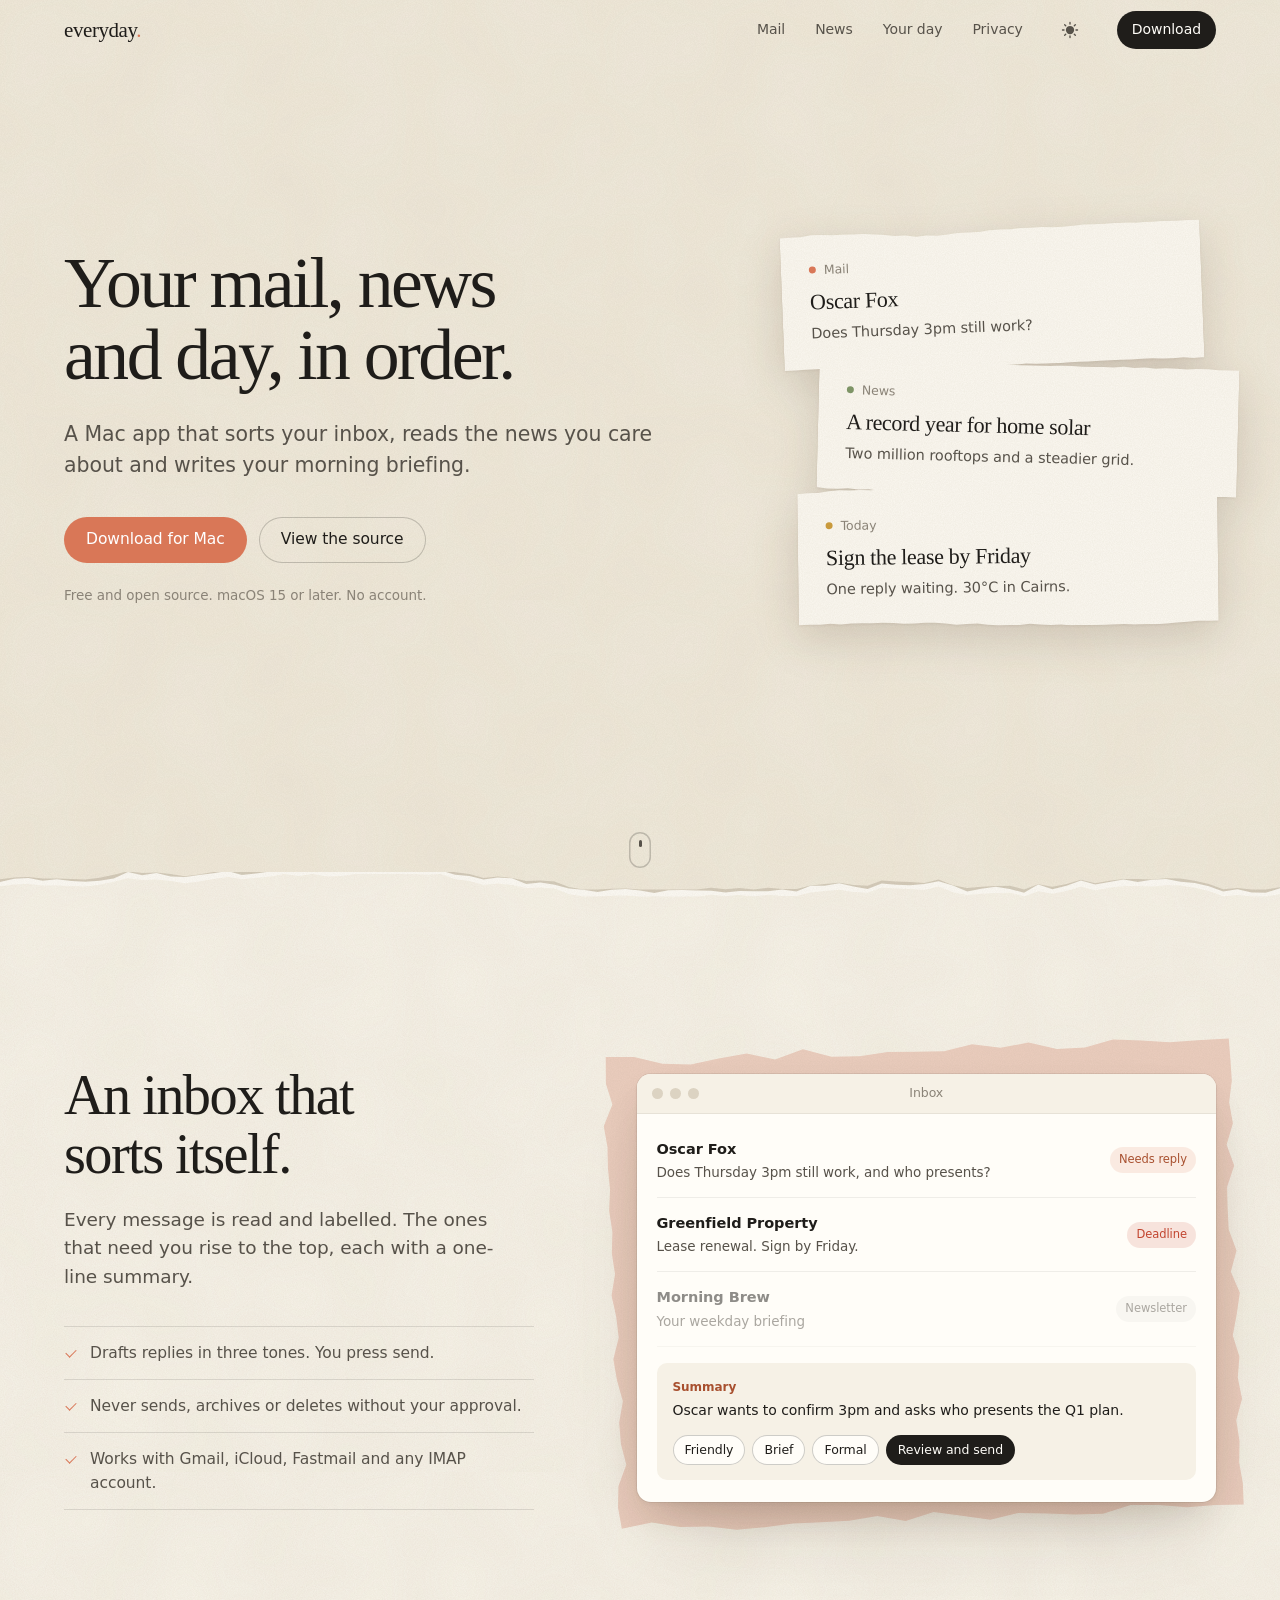
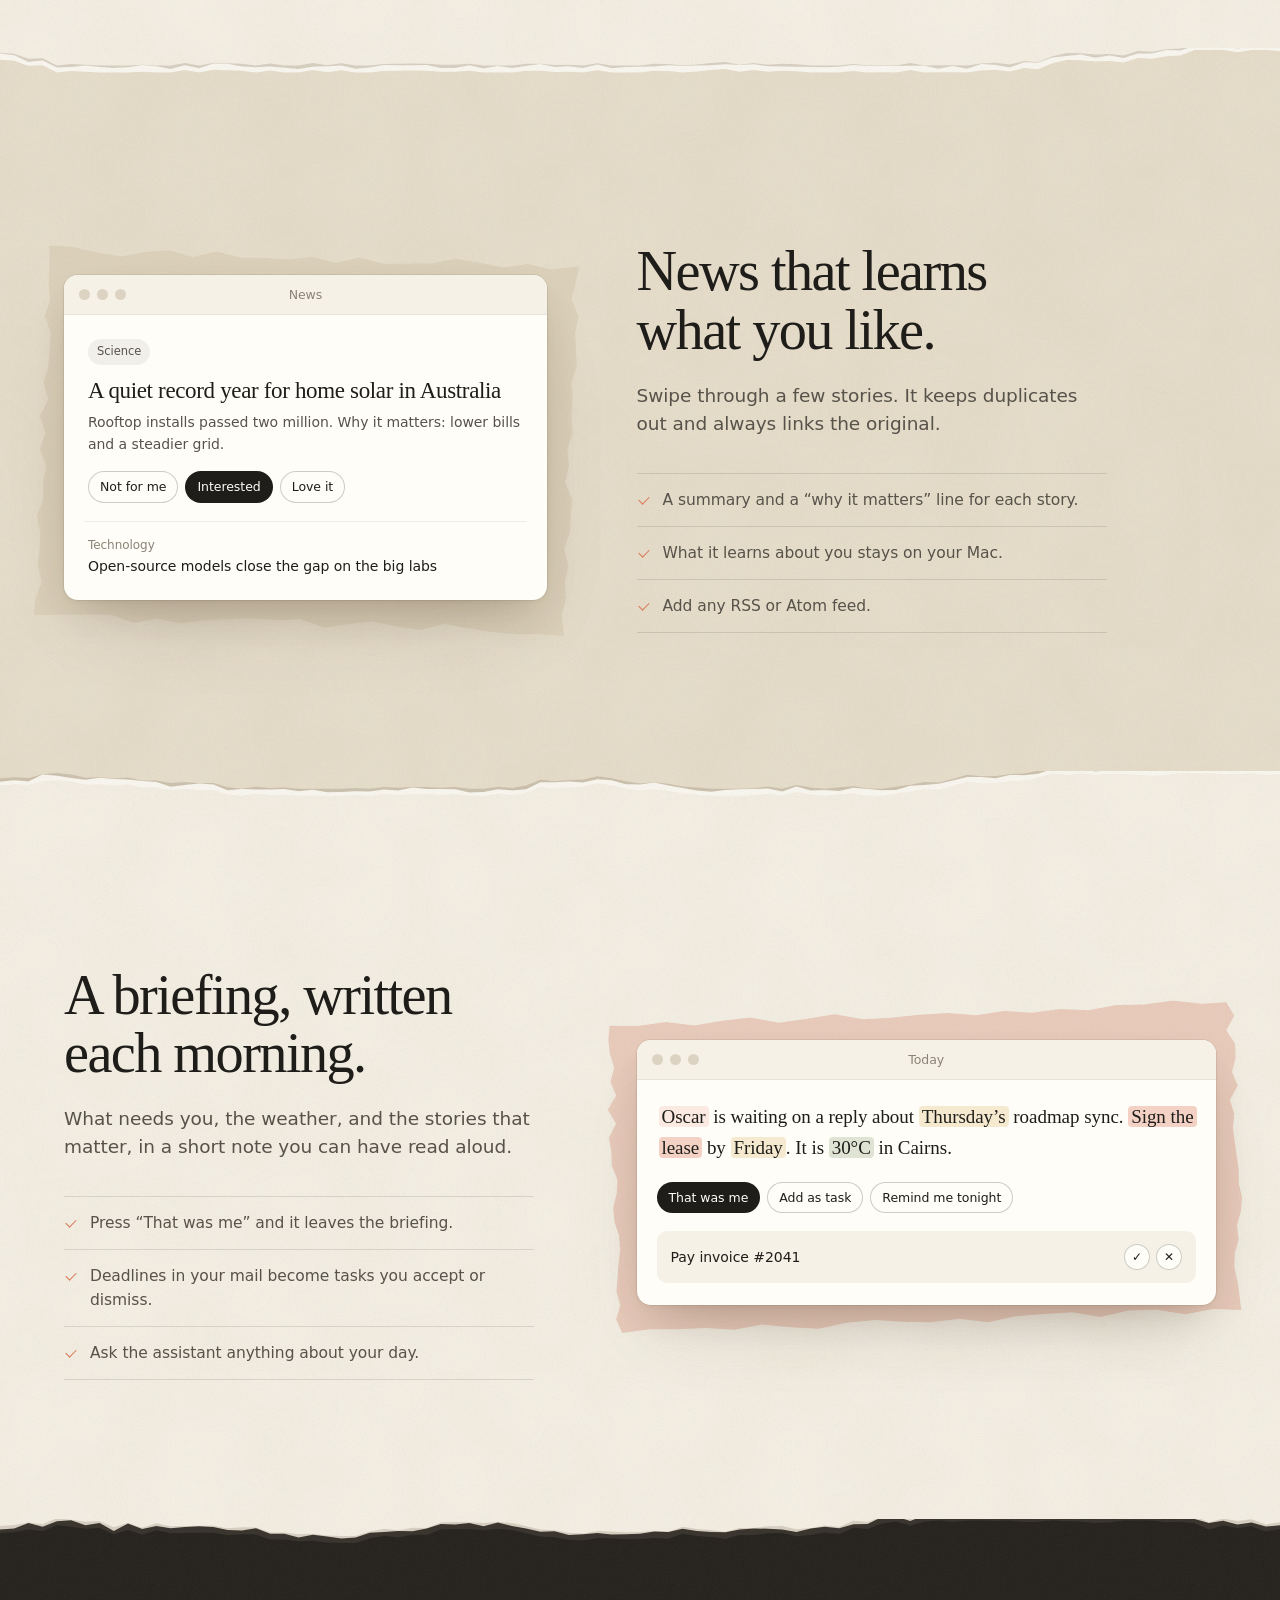
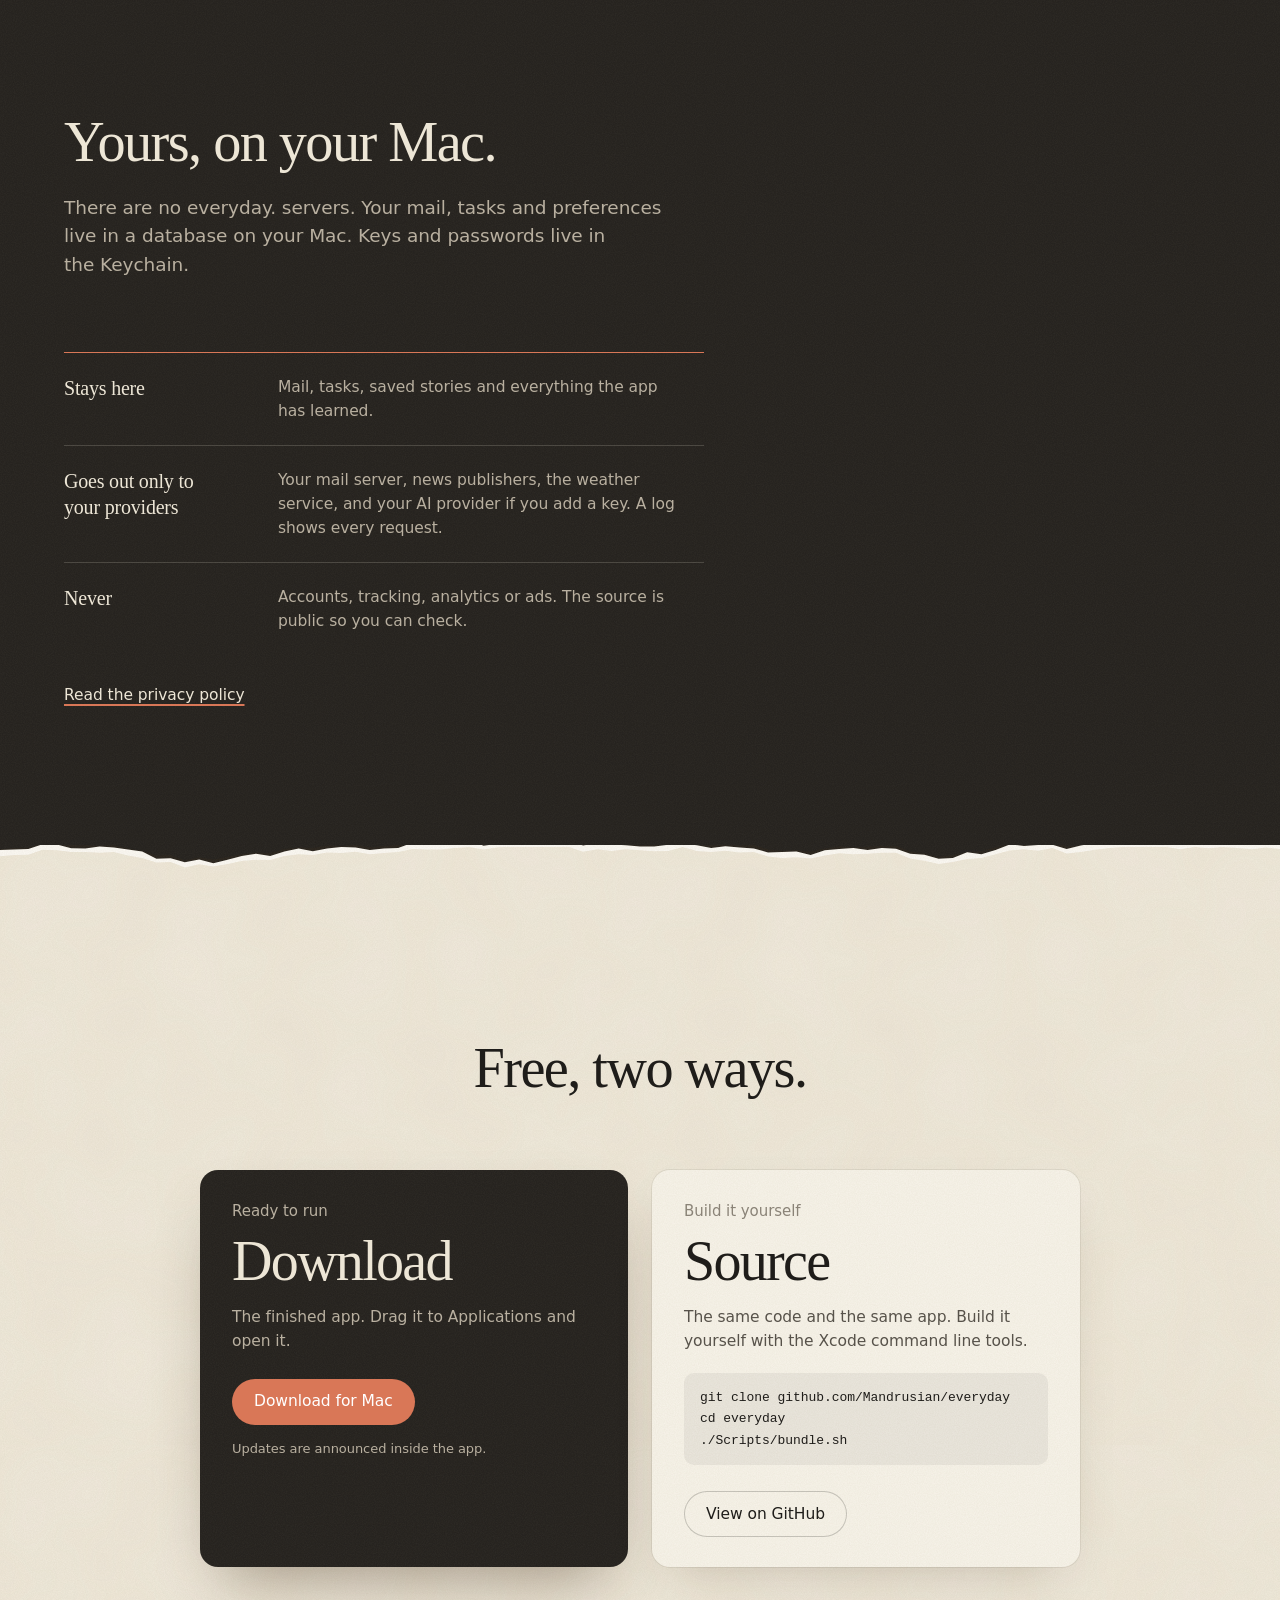
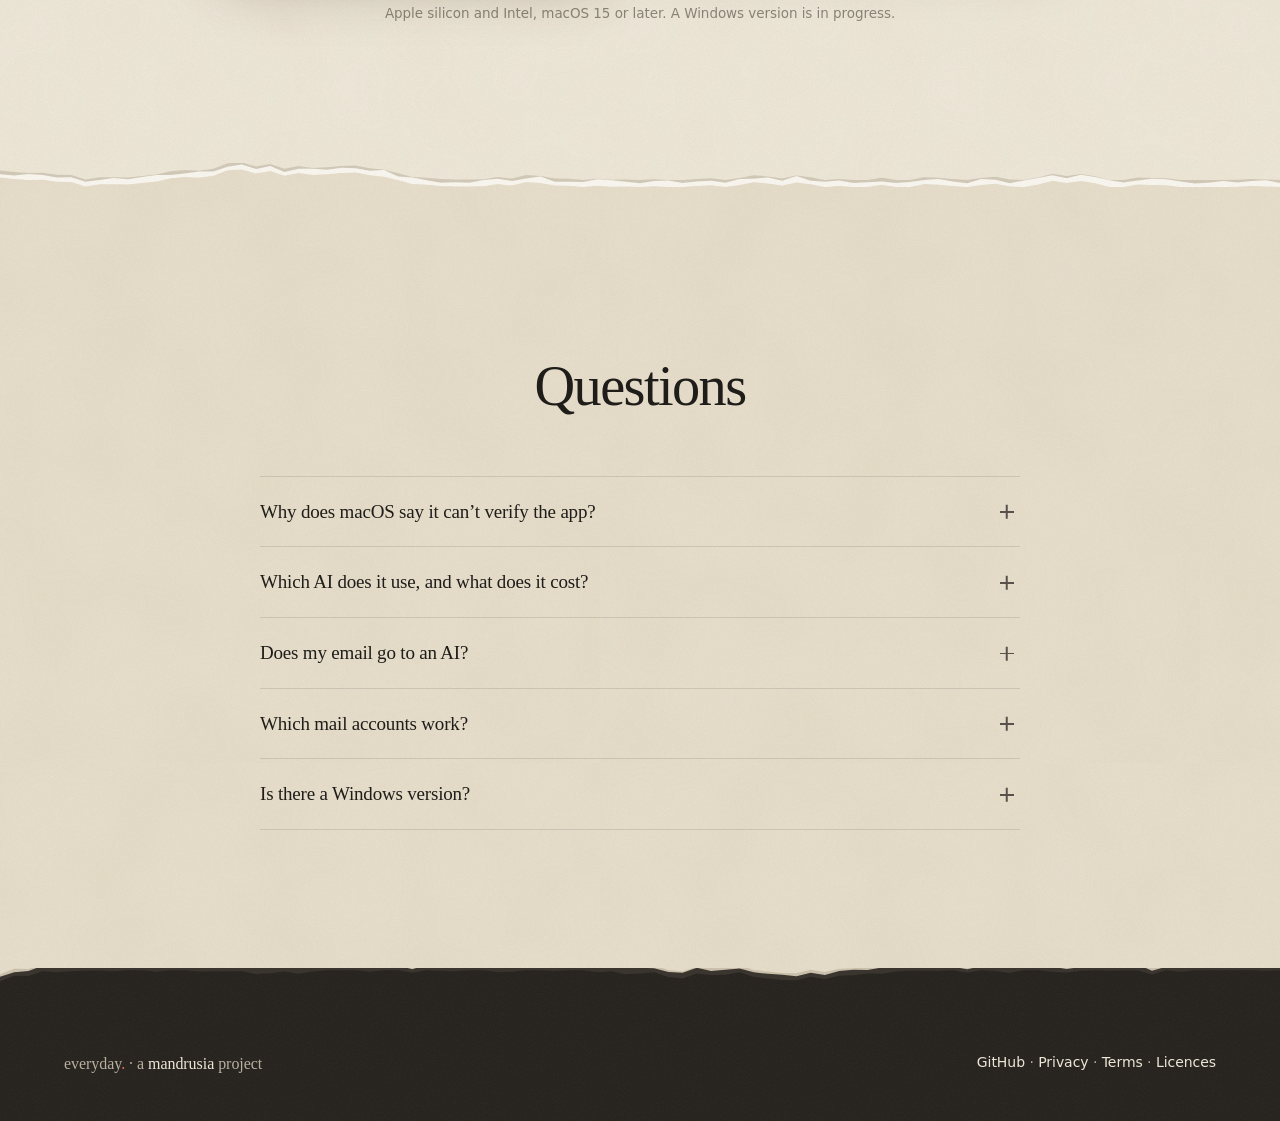
<file: site/index.html>
<!doctype html>
<html lang="en-AU">
<head>
<meta charset="utf-8">
<meta name="viewport" content="width=device-width, initial-scale=1">
<title>everyday. | Mail, news and your day, in order</title>
<meta name="description" content="A Mac app that sorts your inbox, reads the news you care about and writes your morning briefing. Open source, local-first, no account.">
<meta name="theme-color" content="#f1ebdd">
<meta name="color-scheme" content="light dark">
<script>(function(){var d=document.documentElement,t=null;d.classList.add('js');try{t=localStorage.getItem('theme')}catch(e){}if(t==='light'||t==='dark')d.dataset.theme=t;d.dataset.mode=t||(matchMedia('(prefers-color-scheme: dark)').matches?'dark':'light')})()</script>
<link rel="stylesheet" href="css/style.css">
</head>
<body>
<div class="progress" aria-hidden="true"><i></i></div>

<header class="nav" id="nav">
  <a class="brand" href="#top" aria-label="everyday. home">everyday<b>.</b></a>
  <nav aria-label="Primary">
    <a href="#mail">Mail</a><a href="#news">News</a><a href="#day">Your day</a><a href="#privacy">Privacy</a>
    <button class="theme" type="button" aria-label="Switch to dark mode"><svg viewBox="0 0 24 24" aria-hidden="true"><mask id="moon"><rect width="24" height="24" fill="#fff"/><circle class="cut" cx="25" cy="3" r="7" fill="#000"/></mask><circle cx="12" cy="12" r="5.5" fill="currentColor" mask="url(#moon)"/><path class="rays" d="M12 2v2M12 20v2M2 12h2M20 12h2M4.9 4.9l1.4 1.4M17.7 17.7l1.4 1.4M4.9 19.1l1.4-1.4M17.7 6.3l1.4-1.4" stroke="currentColor" stroke-width="1.8" stroke-linecap="round"/></svg></button>
    <a class="pill" href="#get" data-download>Download</a>
  </nav>
</header>

<main id="top">

  <section class="sheet hero">
    <div class="bg" aria-hidden="true"></div>
    <div class="wrap hero-grid">
      <div class="hero-copy">
        <h1 class="hl">Your mail, news<br>and day, in order.</h1>
        <p class="lede hl">A Mac app that sorts your inbox, reads the news you care about and writes your morning briefing.</p>
        <div class="cta hl">
          <a class="btn primary" href="#get" data-download>Download for Mac</a>
          <a class="btn" href="#get" data-repo>View the source</a>
        </div>
        <p class="fine hl">Free and open source. macOS 15 or later. No account.</p>
      </div>
      <div class="slips" aria-hidden="true">
        <div class="slip s1"><span class="k"><i></i>Mail</span><b>Oscar Fox</b><p>Does Thursday 3pm still work?</p></div>
        <div class="slip s2"><span class="k"><i></i>News</span><b>A record year for home solar</b><p>Two million rooftops and a steadier grid.</p></div>
        <div class="slip s3"><span class="k"><i></i>Today</span><b>Sign the lease by Friday</b><p>One reply waiting. 30°C in Cairns.</p></div>
      </div>
    </div>
    <a class="scroll-hint" href="#mail" aria-label="Scroll to features"><span></span></a>
  </section>

  <section class="sheet" id="mail" data-tear="1">
    <div class="bg" aria-hidden="true"></div>
    <div class="wrap split">
      <div class="copy">
        <h2>An inbox that sorts itself.</h2>
        <p>Every message is read and labelled. The ones that need you rise to the top, each with a one-line summary.</p>
        <ul class="facts">
          <li>Drafts replies in three tones. You press send.</li>
          <li>Never sends, archives or deletes without your approval.</li>
          <li>Works with Gmail, iCloud, Fastmail and any IMAP account.</li>
        </ul>
      </div>
      <figure class="win reveal" aria-label="The inbox: two conversations that need you at the top, a newsletter below">
        <div class="bar"><i></i><i></i><i></i><span>Inbox</span></div>
        <div class="ui">
          <div class="mrow"><div><b>Oscar Fox</b><small>Does Thursday 3pm still work, and who presents?</small></div><span class="tag clay">Needs reply</span></div>
          <div class="mrow"><div><b>Greenfield Property</b><small>Lease renewal. Sign by Friday.</small></div><span class="tag red">Deadline</span></div>
          <div class="mrow dim"><div><b>Morning Brew</b><small>Your weekday briefing</small></div><span class="tag">Newsletter</span></div>
          <div class="sum"><span class="k">Summary</span>Oscar wants to confirm 3pm and asks who presents the Q1 plan.<div class="btns"><span>Friendly</span><span>Brief</span><span>Formal</span><span class="go">Review and send</span></div></div>
        </div>
      </figure>
    </div>
  </section>

  <section class="sheet" id="news" data-tear="2">
    <div class="bg" aria-hidden="true"></div>
    <div class="wrap split flip">
      <div class="copy">
        <h2>News that learns what you like.</h2>
        <p>Swipe through a few stories. It keeps duplicates out and always links the original.</p>
        <ul class="facts">
          <li>A summary and a “why it matters” line for each story.</li>
          <li>What it learns about you stays on your Mac.</li>
          <li>Add any RSS or Atom feed.</li>
        </ul>
      </div>
      <figure class="win reveal" aria-label="A news card with swipe buttons">
        <div class="bar"><i></i><i></i><i></i><span>News</span></div>
        <div class="ui">
          <div class="ncard"><span class="tag">Science</span><h3>A quiet record year for home solar in Australia</h3><p>Rooftop installs passed two million. Why it matters: lower bills and a steadier grid.</p>
            <div class="btns"><span>Not for me</span><span class="go">Interested</span><span>Love it</span></div></div>
          <div class="nrow"><small>Technology</small>Open-source models close the gap on the big labs</div>
        </div>
      </figure>
    </div>
  </section>

  <section class="sheet" id="day" data-tear="3">
    <div class="bg" aria-hidden="true"></div>
    <div class="wrap split">
      <div class="copy">
        <h2>A briefing, written each morning.</h2>
        <p>What needs you, the weather, and the stories that matter, in a short note you can have read aloud.</p>
        <ul class="facts">
          <li>Press “That was me” and it leaves the briefing.</li>
          <li>Deadlines in your mail become tasks you accept or dismiss.</li>
          <li>Ask the assistant anything about your day.</li>
        </ul>
      </div>
      <figure class="win reveal" aria-label="The daily briefing with reply buttons">
        <div class="bar"><i></i><i></i><i></i><span>Today</span></div>
        <div class="ui">
          <p class="brief"><span class="hp">Oscar</span> is waiting on a reply about <span class="hd">Thursday’s</span> roadmap sync. <span class="hu">Sign the lease</span> by <span class="hd">Friday</span>. It is <span class="hn">30°C</span> in Cairns.</p>
          <div class="btns left"><span class="go">That was me</span><span>Add as task</span><span>Remind me tonight</span></div>
          <div class="trow"><span>Pay invoice #2041</span><span class="x"><b>✓</b><b>✕</b></span></div>
        </div>
      </figure>
    </div>
  </section>

  <section class="sheet ink" id="privacy" data-tear="4">
    <div class="bg" aria-hidden="true"></div>
    <div class="wrap">
      <h2>Yours, on your Mac.</h2>
      <p class="sub">There are no everyday. servers. Your mail, tasks and preferences live in a database on your Mac. Keys and passwords live in the Keychain.</p>
      <div class="trio">
        <div><h3>Stays here</h3><p>Mail, tasks, saved stories and everything the app has learned.</p></div>
        <div><h3>Goes out only to your providers</h3><p>Your mail server, news publishers, the weather service, and your AI provider if you add a key. A log shows every request.</p></div>
        <div><h3>Never</h3><p>Accounts, tracking, analytics or ads. The source is public so you can check.</p></div>
      </div>
      <p class="more"><a href="privacy.html">Read the privacy policy</a></p>
    </div>
  </section>

  <section class="sheet" id="get" data-tear="5">
    <div class="bg" aria-hidden="true"></div>
    <div class="wrap center">
      <h2>Free, two ways.</h2>
      <div class="tickets">
        <article class="ticket feature">
          <h3>Ready to run</h3>
          <p class="price">Download</p>
          <p>The finished app. Drag it to Applications and open it.</p>
          <a class="btn primary" href="#" data-download>Download for Mac</a>
          <small>Updates are announced inside the app.</small>
        </article>
        <article class="ticket">
          <h3>Build it yourself</h3>
          <p class="price">Source</p>
          <p>The same code and the same app. Build it yourself with the Xcode command line tools.</p>
          <pre><code>git clone <span data-repo-url>github.com/…/everyday</span>
cd everyday
./Scripts/bundle.sh</code></pre>
          <a class="btn" href="#" data-repo>View on GitHub</a>
        </article>
      </div>
      <p class="fine">Apple silicon and Intel, macOS 15 or later. A Windows version is in progress.</p>
    </div>
  </section>

  <section class="sheet faq" data-tear="6">
    <div class="bg" aria-hidden="true"></div>
    <div class="wrap narrow">
      <h2>Questions</h2>
      <div class="qa">
        <details><summary>Why does macOS say it can’t verify the app?</summary><p>It isn’t signed with a paid Apple Developer ID yet. Right-click the app and choose Open once, or press Open Anyway in System Settings under Privacy &amp; Security. Building from source avoids the warning.</p></details>
        <details><summary>Which AI does it use, and what does it cost?</summary><p>Your own. Add a key for Gemini, Claude or OpenAI, point it at a local model, or use Apple’s on-device model. You pay your provider, and Gemini has a free tier. Without any AI, news, tasks and the inbox still work.</p></details>
        <details><summary>Does my email go to an AI?</summary><p>Only if you add a key, and only what the activity log shows. You can send subject lines and snippets instead of full bodies. Signatures and quoted replies are always stripped.</p></details>
        <details><summary>Which mail accounts work?</summary><p>Anything with IMAP and an app password: Gmail, iCloud, Fastmail, Yahoo and more. Microsoft no longer allows app passwords on most Outlook accounts.</p></details>
        <details><summary>Is there a Windows version?</summary><p>It is in progress and is built from the same logic as the Mac app. It isn’t ready to download yet.</p></details>
      </div>
    </div>
  </section>
</main>

<footer class="foot sheet" data-tear="7">
  <div class="bg" aria-hidden="true"></div>
  <div class="wrap">
    <span>everyday<b>.</b> · a <a href="https://mandrusia.tech">mandrusia</a> project</span>
    <span><a href="#" data-repo>GitHub</a> · <a href="privacy.html">Privacy</a> · <a href="terms.html">Terms</a> · <a href="licenses.html">Licences</a></span>
  </div>
</footer>

<script type="module" src="js/main.js"></script>
</body>
</html>
</file>
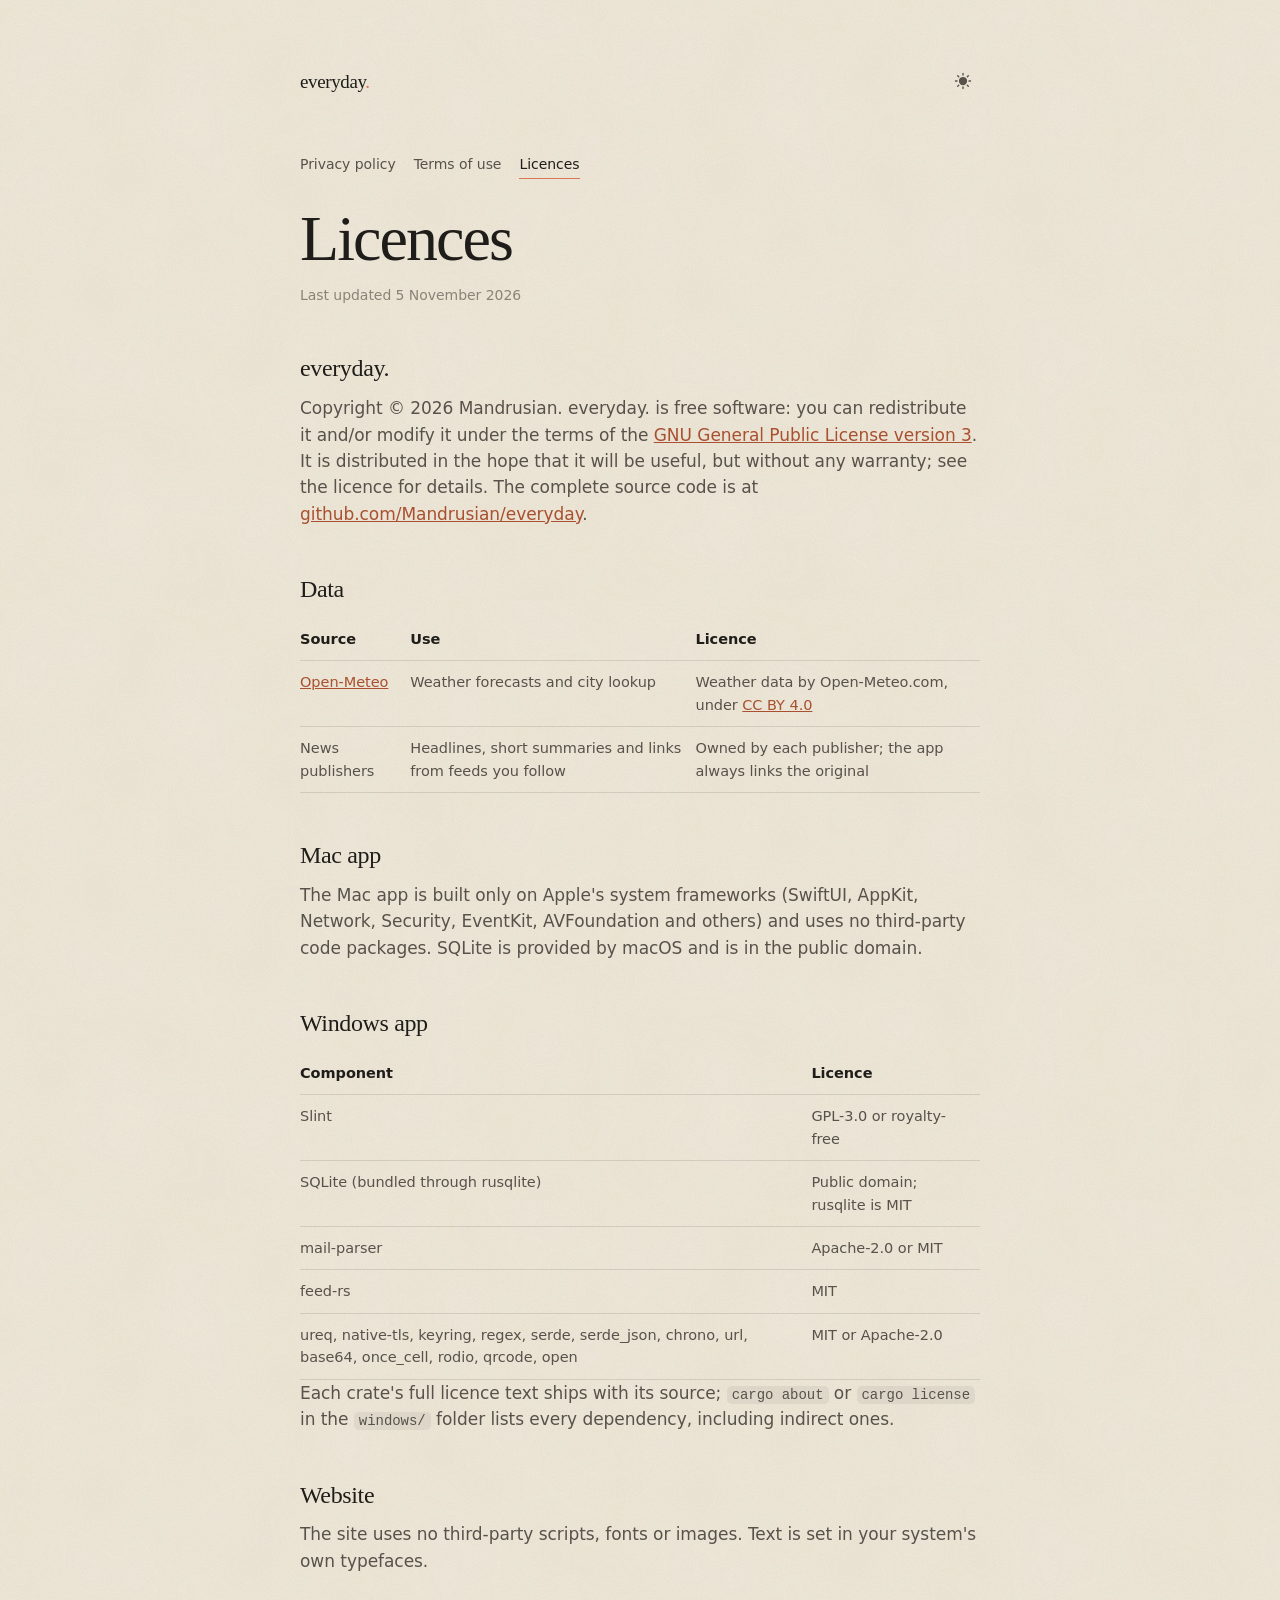
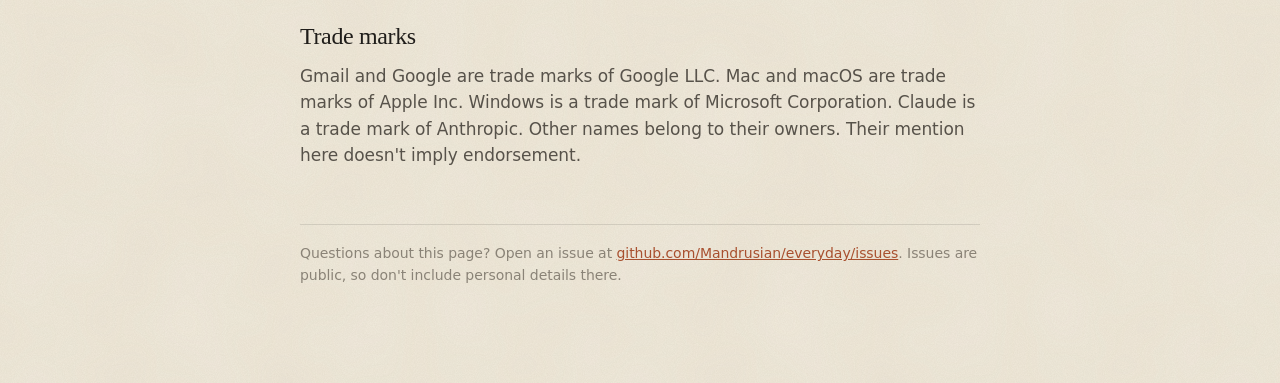
<file: site/licenses.html>
<!doctype html>
<html lang="en-AU">
<head>
<meta charset="utf-8">
<meta name="viewport" content="width=device-width, initial-scale=1">
<title>Licences | everyday.</title>
<meta name="description" content="The licence for everyday. and the open-source software and data it uses.">
<meta name="theme-color" content="#f1ebdd">
<meta name="color-scheme" content="light dark">
<script>(function(){var d=document.documentElement,t=null;try{t=localStorage.getItem('theme')}catch(e){}if(t==='light'||t==='dark')d.dataset.theme=t;d.dataset.mode=t||(matchMedia('(prefers-color-scheme: dark)').matches?'dark':'light')})()</script>
<link rel="stylesheet" href="css/style.css">
</head>
<body>
<main class="doc">
  <div class="bg" aria-hidden="true"></div>
  <div class="wrap">
    <div class="top">
      <a class="back" href="index.html" aria-label="everyday. home">everyday<b>.</b></a>
      <button class="theme" type="button" aria-label="Switch theme"><svg viewBox="0 0 24 24" aria-hidden="true"><mask id="moon"><rect width="24" height="24" fill="#fff"/><circle class="cut" cx="25" cy="3" r="7" fill="#000"/></mask><circle cx="12" cy="12" r="5.5" fill="currentColor" mask="url(#moon)"/><path class="rays" d="M12 2v2M12 20v2M2 12h2M20 12h2M4.9 4.9l1.4 1.4M17.7 17.7l1.4 1.4M4.9 19.1l1.4-1.4M17.7 6.3l1.4-1.4" stroke="currentColor" stroke-width="1.8" stroke-linecap="round"/></svg></button>
    </div>
    <nav class="legal-nav" aria-label="Legal">
      <a href="privacy.html">Privacy policy</a>
      <a href="terms.html">Terms of use</a>
      <a href="licenses.html" aria-current="page">Licences</a>
    </nav>
    <h1>Licences</h1>
    <p class="meta">Last updated 5 November 2026</p>

    <h2>everyday.</h2>
    <p>Copyright © 2026 Mandrusian. everyday. is free software: you can redistribute it and/or modify it under the terms of the <a href="https://github.com/Mandrusian/everyday/blob/main/LICENSE">GNU General Public License version 3</a>. It is distributed in the hope that it will be useful, but without any warranty; see the licence for details. The complete source code is at <a href="https://github.com/Mandrusian/everyday">github.com/Mandrusian/everyday</a>.</p>

    <h2>Data</h2>
    <table>
      <tr><th>Source</th><th>Use</th><th>Licence</th></tr>
      <tr><td><a href="https://open-meteo.com">Open-Meteo</a></td><td>Weather forecasts and city lookup</td><td>Weather data by Open-Meteo.com, under <a href="https://creativecommons.org/licenses/by/4.0/">CC BY 4.0</a></td></tr>
      <tr><td>News publishers</td><td>Headlines, short summaries and links from feeds you follow</td><td>Owned by each publisher; the app always links the original</td></tr>
    </table>

    <h2>Mac app</h2>
    <p>The Mac app is built only on Apple's system frameworks (SwiftUI, AppKit, Network, Security, EventKit, AVFoundation and others) and uses no third-party code packages. SQLite is provided by macOS and is in the public domain.</p>

    <h2>Windows app</h2>
    <table>
      <tr><th>Component</th><th>Licence</th></tr>
      <tr><td>Slint</td><td>GPL-3.0 or royalty-free</td></tr>
      <tr><td>SQLite (bundled through rusqlite)</td><td>Public domain; rusqlite is MIT</td></tr>
      <tr><td>mail-parser</td><td>Apache-2.0 or MIT</td></tr>
      <tr><td>feed-rs</td><td>MIT</td></tr>
      <tr><td>ureq, native-tls, keyring, regex, serde, serde_json, chrono, url, base64, once_cell, rodio, qrcode, open</td><td>MIT or Apache-2.0</td></tr>
    </table>
    <p>Each crate's full licence text ships with its source; <code>cargo about</code> or <code>cargo license</code> in the <code>windows/</code> folder lists every dependency, including indirect ones.</p>

    <h2>Website</h2>
    <p>The site uses no third-party scripts, fonts or images. Text is set in your system's own typefaces.</p>

    <h2>Trade marks</h2>
    <p>Gmail and Google are trade marks of Google LLC. Mac and macOS are trade marks of Apple Inc. Windows is a trade mark of Microsoft Corporation. Claude is a trade mark of Anthropic. Other names belong to their owners. Their mention here doesn't imply endorsement.</p>

    <p class="foot-note">Questions about this page? Open an issue at <a href="https://github.com/Mandrusian/everyday/issues">github.com/Mandrusian/everyday/issues</a>. Issues are public, so don't include personal details there.</p>
  </div>
</main>
<script src="js/theme.js"></script>
</body>
</html>
</file>
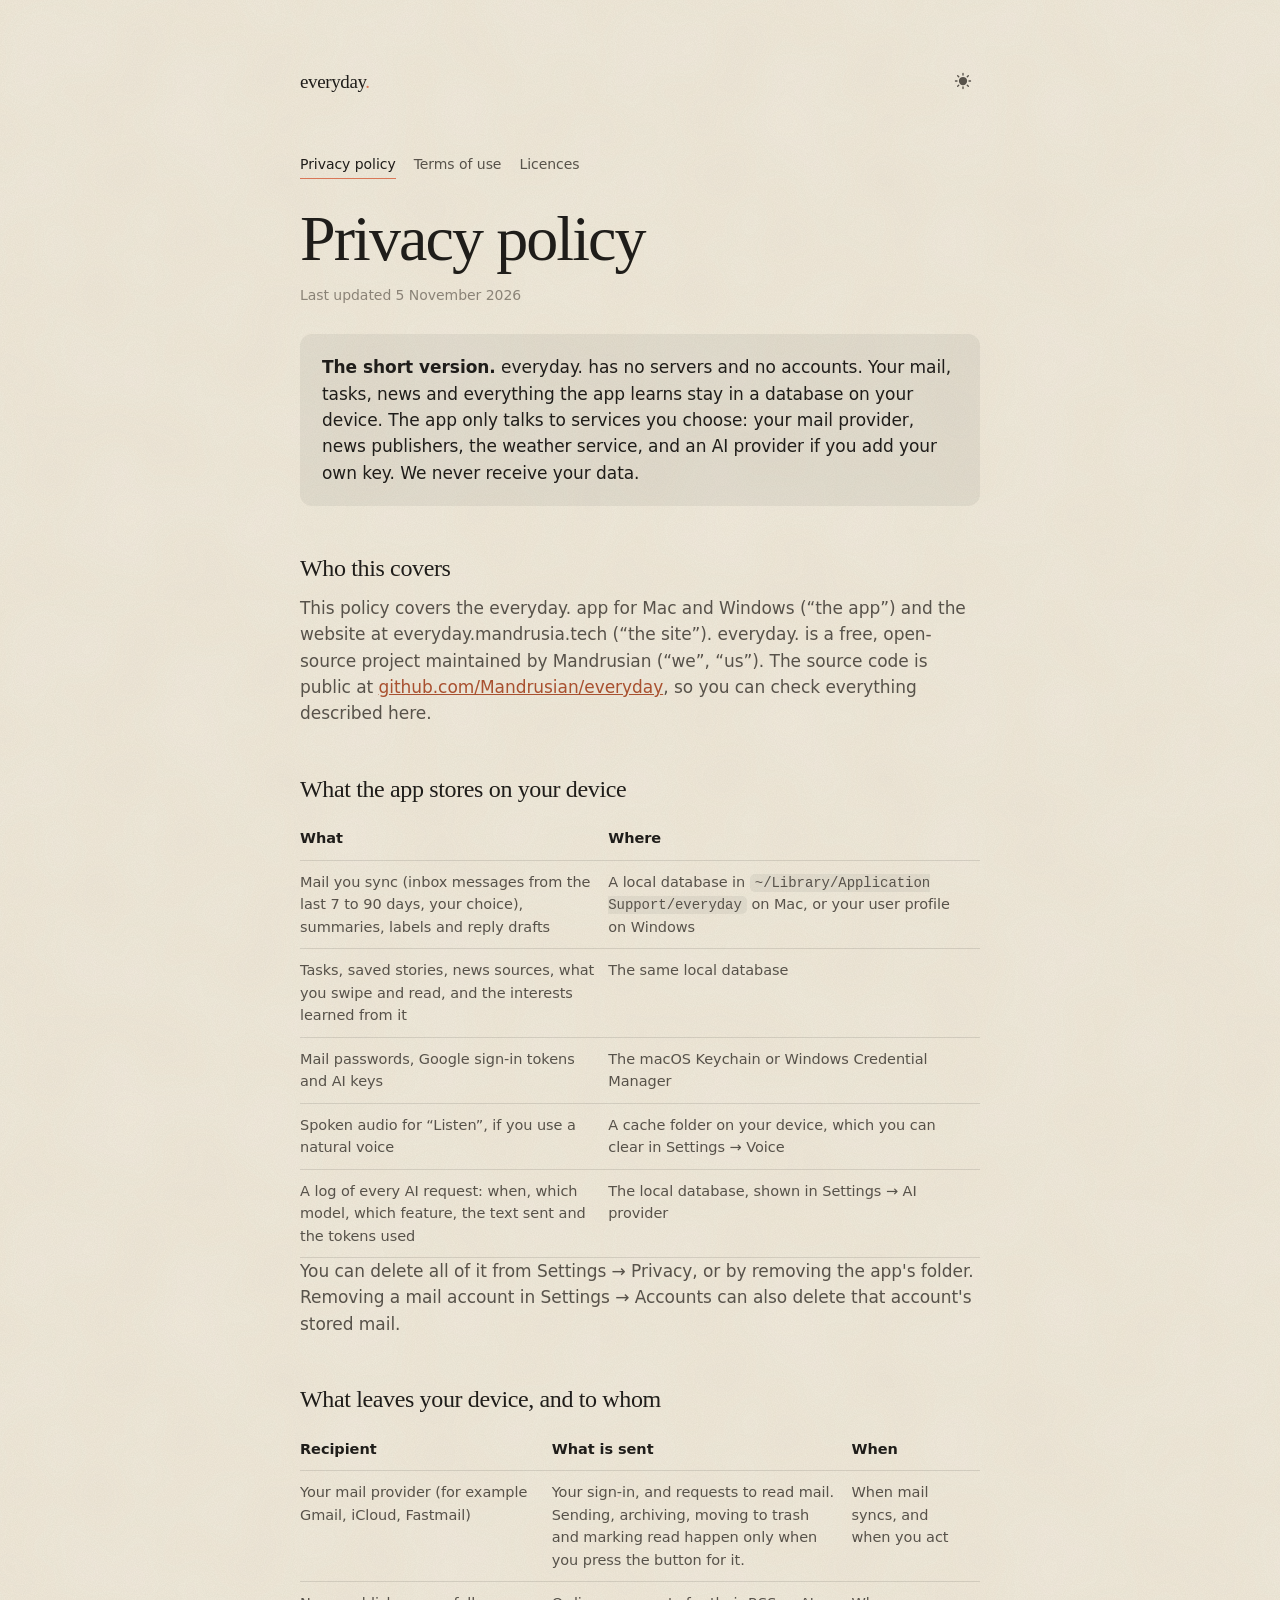
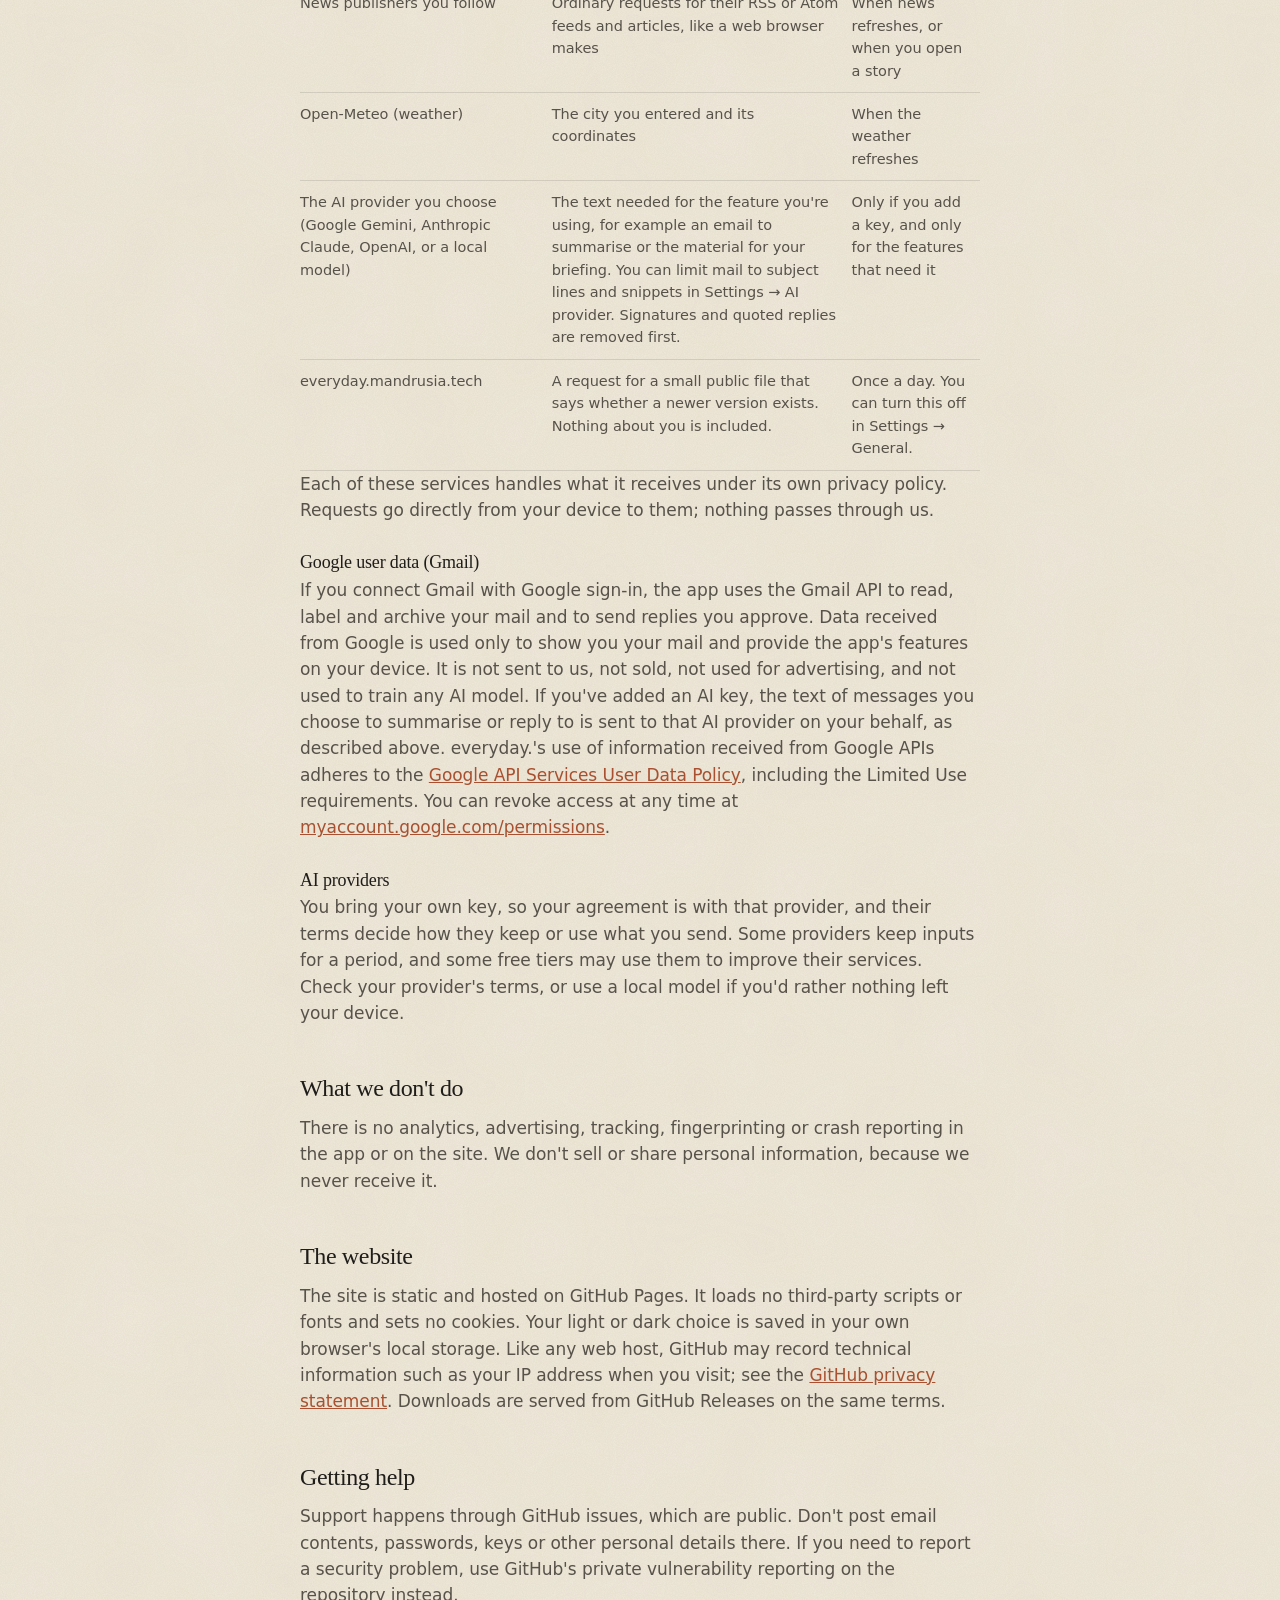
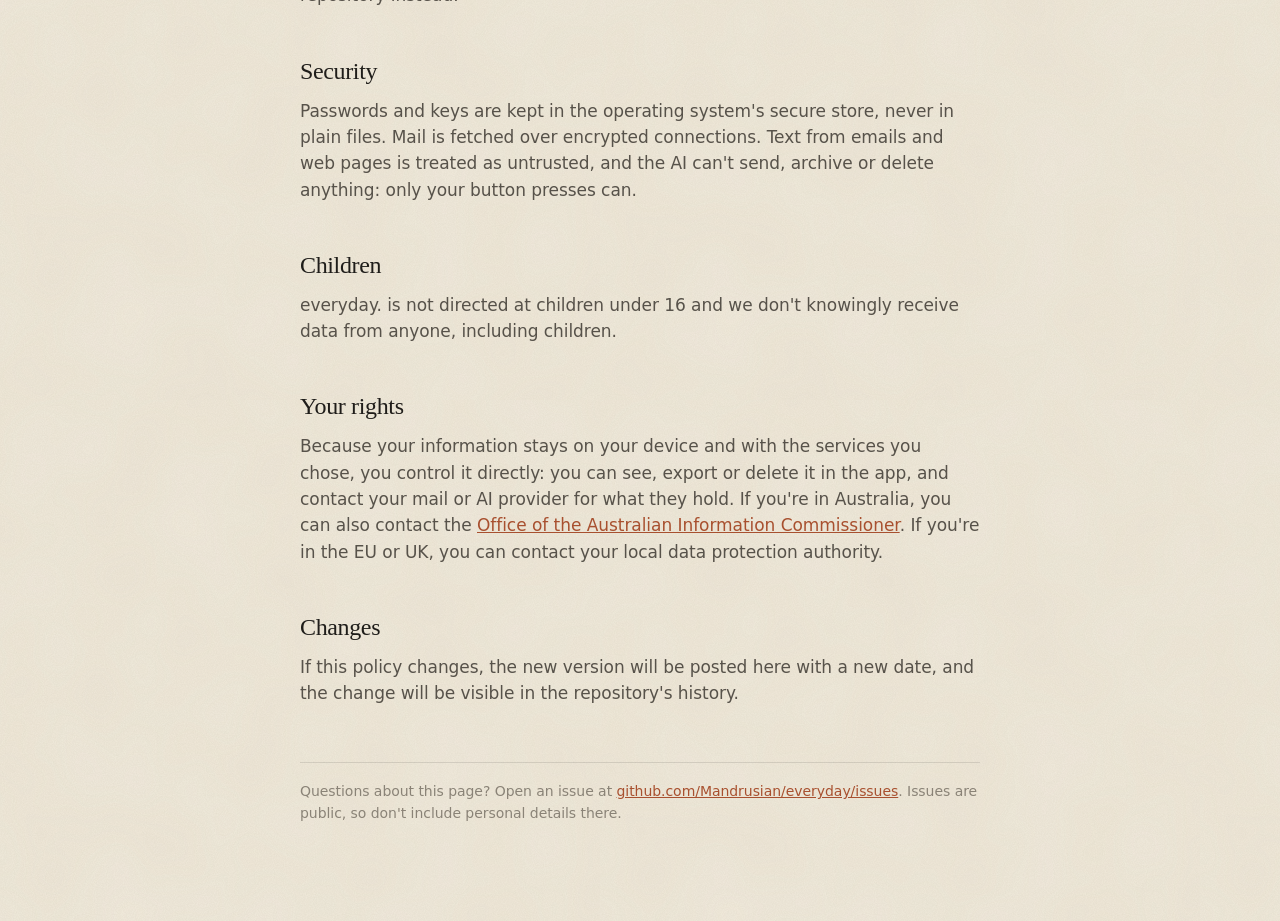
<file: site/privacy.html>
<!doctype html>
<html lang="en-AU">
<head>
<meta charset="utf-8">
<meta name="viewport" content="width=device-width, initial-scale=1">
<title>Privacy policy | everyday.</title>
<meta name="description" content="What everyday. stores, what it sends and to whom. Short version: your data stays on your device.">
<meta name="theme-color" content="#f1ebdd">
<meta name="color-scheme" content="light dark">
<script>(function(){var d=document.documentElement,t=null;try{t=localStorage.getItem('theme')}catch(e){}if(t==='light'||t==='dark')d.dataset.theme=t;d.dataset.mode=t||(matchMedia('(prefers-color-scheme: dark)').matches?'dark':'light')})()</script>
<link rel="stylesheet" href="css/style.css">
</head>
<body>
<main class="doc">
  <div class="bg" aria-hidden="true"></div>
  <div class="wrap">
    <div class="top">
      <a class="back" href="index.html" aria-label="everyday. home">everyday<b>.</b></a>
      <button class="theme" type="button" aria-label="Switch theme"><svg viewBox="0 0 24 24" aria-hidden="true"><mask id="moon"><rect width="24" height="24" fill="#fff"/><circle class="cut" cx="25" cy="3" r="7" fill="#000"/></mask><circle cx="12" cy="12" r="5.5" fill="currentColor" mask="url(#moon)"/><path class="rays" d="M12 2v2M12 20v2M2 12h2M20 12h2M4.9 4.9l1.4 1.4M17.7 17.7l1.4 1.4M4.9 19.1l1.4-1.4M17.7 6.3l1.4-1.4" stroke="currentColor" stroke-width="1.8" stroke-linecap="round"/></svg></button>
    </div>
    <nav class="legal-nav" aria-label="Legal">
      <a href="privacy.html" aria-current="page">Privacy policy</a>
      <a href="terms.html">Terms of use</a>
      <a href="licenses.html">Licences</a>
    </nav>
    <h1>Privacy policy</h1>
    <p class="meta">Last updated 5 November 2026</p>

    <div class="summary">
      <p><strong>The short version.</strong> everyday. has no servers and no accounts. Your mail, tasks, news and everything the app learns stay in a database on your device. The app only talks to services you choose: your mail provider, news publishers, the weather service, and an AI provider if you add your own key. We never receive your data.</p>
    </div>

    <h2>Who this covers</h2>
    <p>This policy covers the everyday. app for Mac and Windows (“the app”) and the website at everyday.mandrusia.tech (“the site”). everyday. is a free, open-source project maintained by Mandrusian (“we”, “us”). The source code is public at <a href="https://github.com/Mandrusian/everyday">github.com/Mandrusian/everyday</a>, so you can check everything described here.</p>

    <h2>What the app stores on your device</h2>
    <table>
      <tr><th>What</th><th>Where</th></tr>
      <tr><td>Mail you sync (inbox messages from the last 7 to 90 days, your choice), summaries, labels and reply drafts</td><td>A local database in <code>~/Library/Application Support/everyday</code> on Mac, or your user profile on Windows</td></tr>
      <tr><td>Tasks, saved stories, news sources, what you swipe and read, and the interests learned from it</td><td>The same local database</td></tr>
      <tr><td>Mail passwords, Google sign-in tokens and AI keys</td><td>The macOS Keychain or Windows Credential Manager</td></tr>
      <tr><td>Spoken audio for “Listen”, if you use a natural voice</td><td>A cache folder on your device, which you can clear in Settings → Voice</td></tr>
      <tr><td>A log of every AI request: when, which model, which feature, the text sent and the tokens used</td><td>The local database, shown in Settings → AI provider</td></tr>
    </table>
    <p>You can delete all of it from Settings → Privacy, or by removing the app's folder. Removing a mail account in Settings → Accounts can also delete that account's stored mail.</p>

    <h2>What leaves your device, and to whom</h2>
    <table>
      <tr><th>Recipient</th><th>What is sent</th><th>When</th></tr>
      <tr><td>Your mail provider (for example Gmail, iCloud, Fastmail)</td><td>Your sign-in, and requests to read mail. Sending, archiving, moving to trash and marking read happen only when you press the button for it.</td><td>When mail syncs, and when you act</td></tr>
      <tr><td>News publishers you follow</td><td>Ordinary requests for their RSS or Atom feeds and articles, like a web browser makes</td><td>When news refreshes, or when you open a story</td></tr>
      <tr><td>Open-Meteo (weather)</td><td>The city you entered and its coordinates</td><td>When the weather refreshes</td></tr>
      <tr><td>The AI provider you choose (Google Gemini, Anthropic Claude, OpenAI, or a local model)</td><td>The text needed for the feature you're using, for example an email to summarise or the material for your briefing. You can limit mail to subject lines and snippets in Settings → AI provider. Signatures and quoted replies are removed first.</td><td>Only if you add a key, and only for the features that need it</td></tr>
      <tr><td>everyday.mandrusia.tech</td><td>A request for a small public file that says whether a newer version exists. Nothing about you is included.</td><td>Once a day. You can turn this off in Settings → General.</td></tr>
    </table>
    <p>Each of these services handles what it receives under its own privacy policy. Requests go directly from your device to them; nothing passes through us.</p>

    <h3>Google user data (Gmail)</h3>
    <p>If you connect Gmail with Google sign-in, the app uses the Gmail API to read, label and archive your mail and to send replies you approve. Data received from Google is used only to show you your mail and provide the app's features on your device. It is not sent to us, not sold, not used for advertising, and not used to train any AI model. If you've added an AI key, the text of messages you choose to summarise or reply to is sent to that AI provider on your behalf, as described above. everyday.'s use of information received from Google APIs adheres to the <a href="https://developers.google.com/terms/api-services-user-data-policy">Google API Services User Data Policy</a>, including the Limited Use requirements. You can revoke access at any time at <a href="https://myaccount.google.com/permissions">myaccount.google.com/permissions</a>.</p>

    <h3>AI providers</h3>
    <p>You bring your own key, so your agreement is with that provider, and their terms decide how they keep or use what you send. Some providers keep inputs for a period, and some free tiers may use them to improve their services. Check your provider's terms, or use a local model if you'd rather nothing left your device.</p>

    <h2>What we don't do</h2>
    <p>There is no analytics, advertising, tracking, fingerprinting or crash reporting in the app or on the site. We don't sell or share personal information, because we never receive it.</p>

    <h2>The website</h2>
    <p>The site is static and hosted on GitHub Pages. It loads no third-party scripts or fonts and sets no cookies. Your light or dark choice is saved in your own browser's local storage. Like any web host, GitHub may record technical information such as your IP address when you visit; see the <a href="https://docs.github.com/site-policy/privacy-policies/github-general-privacy-statement">GitHub privacy statement</a>. Downloads are served from GitHub Releases on the same terms.</p>

    <h2>Getting help</h2>
    <p>Support happens through GitHub issues, which are public. Don't post email contents, passwords, keys or other personal details there. If you need to report a security problem, use GitHub's private vulnerability reporting on the repository instead.</p>

    <h2>Security</h2>
    <p>Passwords and keys are kept in the operating system's secure store, never in plain files. Mail is fetched over encrypted connections. Text from emails and web pages is treated as untrusted, and the AI can't send, archive or delete anything: only your button presses can.</p>

    <h2>Children</h2>
    <p>everyday. is not directed at children under 16 and we don't knowingly receive data from anyone, including children.</p>

    <h2>Your rights</h2>
    <p>Because your information stays on your device and with the services you chose, you control it directly: you can see, export or delete it in the app, and contact your mail or AI provider for what they hold. If you're in Australia, you can also contact the <a href="https://www.oaic.gov.au">Office of the Australian Information Commissioner</a>. If you're in the EU or UK, you can contact your local data protection authority.</p>

    <h2>Changes</h2>
    <p>If this policy changes, the new version will be posted here with a new date, and the change will be visible in the repository's history.</p>

    <p class="foot-note">Questions about this page? Open an issue at <a href="https://github.com/Mandrusian/everyday/issues">github.com/Mandrusian/everyday/issues</a>. Issues are public, so don't include personal details there.</p>
  </div>
</main>
<script src="js/theme.js"></script>
</body>
</html>
</file>
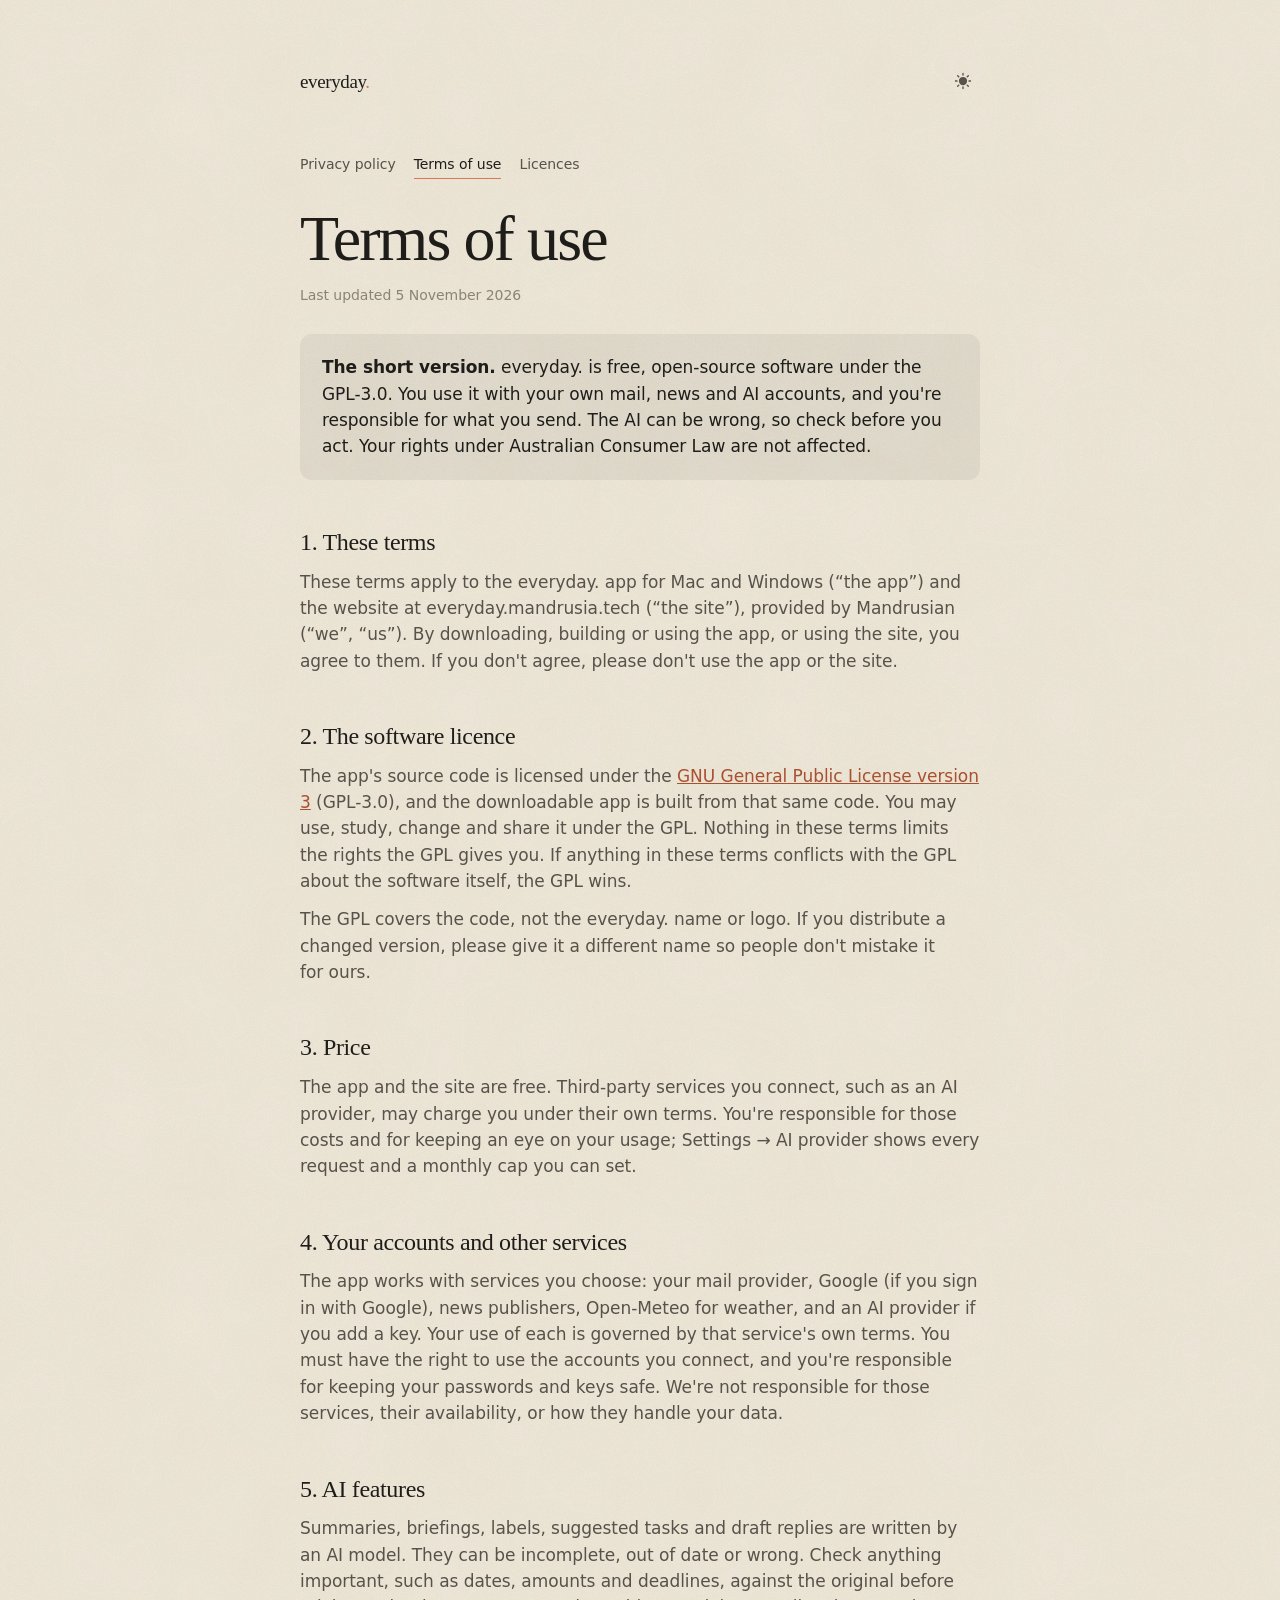
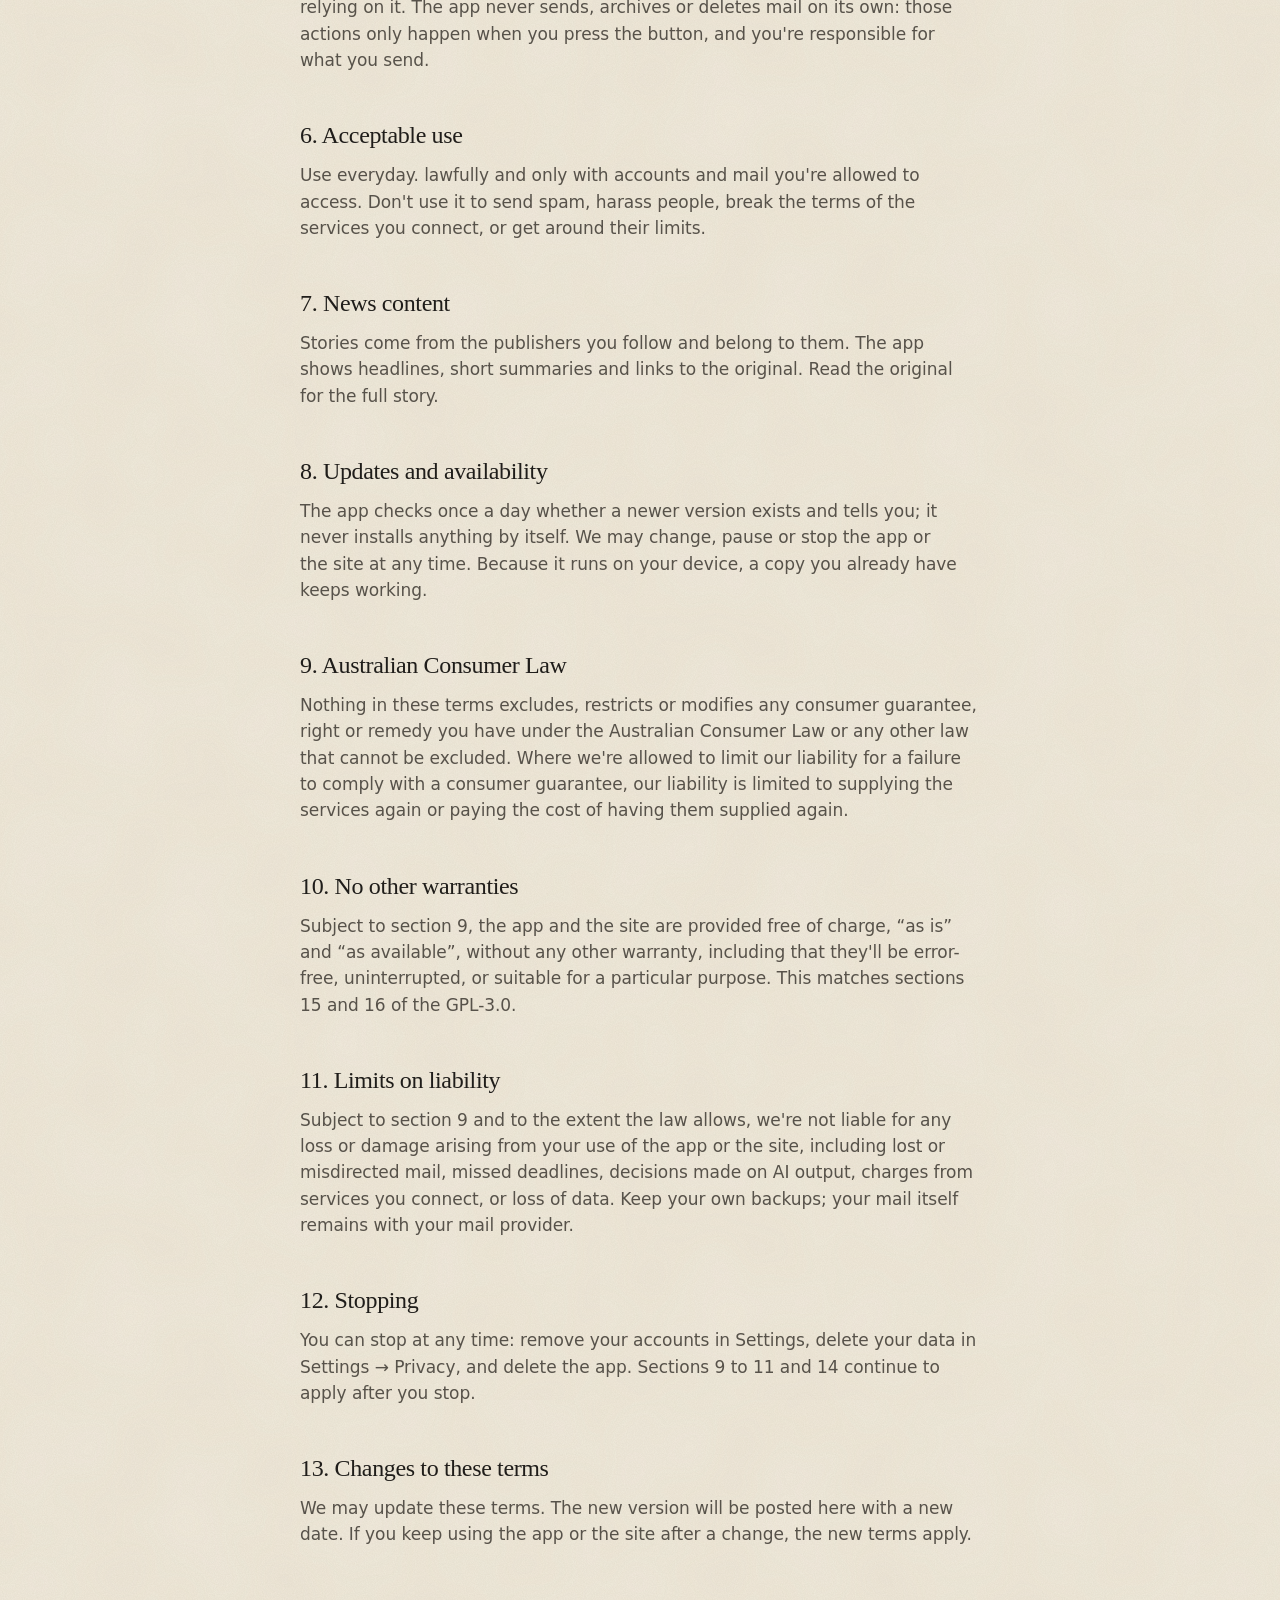
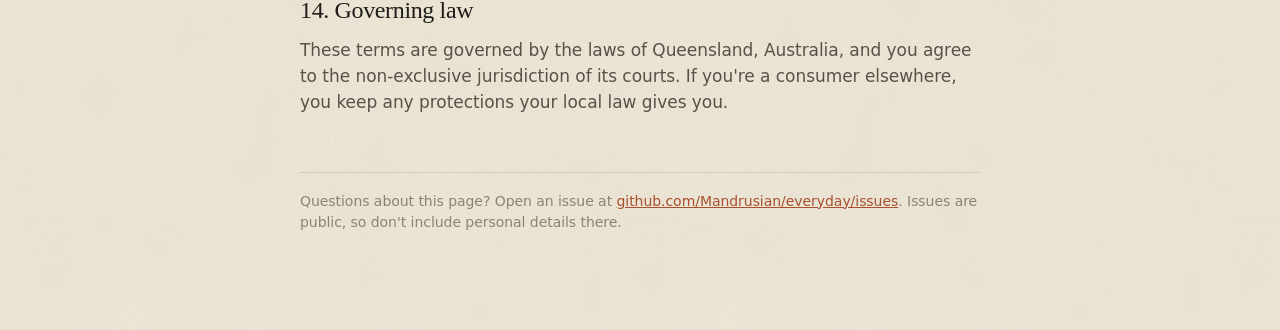
<file: site/terms.html>
<!doctype html>
<html lang="en-AU">
<head>
<meta charset="utf-8">
<meta name="viewport" content="width=device-width, initial-scale=1">
<title>Terms of use | everyday.</title>
<meta name="description" content="The terms for using the everyday. app and website.">
<meta name="theme-color" content="#f1ebdd">
<meta name="color-scheme" content="light dark">
<script>(function(){var d=document.documentElement,t=null;try{t=localStorage.getItem('theme')}catch(e){}if(t==='light'||t==='dark')d.dataset.theme=t;d.dataset.mode=t||(matchMedia('(prefers-color-scheme: dark)').matches?'dark':'light')})()</script>
<link rel="stylesheet" href="css/style.css">
</head>
<body>
<main class="doc">
  <div class="bg" aria-hidden="true"></div>
  <div class="wrap">
    <div class="top">
      <a class="back" href="index.html" aria-label="everyday. home">everyday<b>.</b></a>
      <button class="theme" type="button" aria-label="Switch theme"><svg viewBox="0 0 24 24" aria-hidden="true"><mask id="moon"><rect width="24" height="24" fill="#fff"/><circle class="cut" cx="25" cy="3" r="7" fill="#000"/></mask><circle cx="12" cy="12" r="5.5" fill="currentColor" mask="url(#moon)"/><path class="rays" d="M12 2v2M12 20v2M2 12h2M20 12h2M4.9 4.9l1.4 1.4M17.7 17.7l1.4 1.4M4.9 19.1l1.4-1.4M17.7 6.3l1.4-1.4" stroke="currentColor" stroke-width="1.8" stroke-linecap="round"/></svg></button>
    </div>
    <nav class="legal-nav" aria-label="Legal">
      <a href="privacy.html">Privacy policy</a>
      <a href="terms.html" aria-current="page">Terms of use</a>
      <a href="licenses.html">Licences</a>
    </nav>
    <h1>Terms of use</h1>
    <p class="meta">Last updated 5 November 2026</p>

    <div class="summary">
      <p><strong>The short version.</strong> everyday. is free, open-source software under the GPL-3.0. You use it with your own mail, news and AI accounts, and you're responsible for what you send. The AI can be wrong, so check before you act. Your rights under Australian Consumer Law are not affected.</p>
    </div>

    <h2>1. These terms</h2>
    <p>These terms apply to the everyday. app for Mac and Windows (“the app”) and the website at everyday.mandrusia.tech (“the site”), provided by Mandrusian (“we”, “us”). By downloading, building or using the app, or using the site, you agree to them. If you don't agree, please don't use the app or the site.</p>

    <h2>2. The software licence</h2>
    <p>The app's source code is licensed under the <a href="https://www.gnu.org/licenses/gpl-3.0.html">GNU General Public License version 3</a> (GPL-3.0), and the downloadable app is built from that same code. You may use, study, change and share it under the GPL. Nothing in these terms limits the rights the GPL gives you. If anything in these terms conflicts with the GPL about the software itself, the GPL wins.</p>
    <p>The GPL covers the code, not the everyday. name or logo. If you distribute a changed version, please give it a different name so people don't mistake it for ours.</p>

    <h2>3. Price</h2>
    <p>The app and the site are free. Third-party services you connect, such as an AI provider, may charge you under their own terms. You're responsible for those costs and for keeping an eye on your usage; Settings → AI provider shows every request and a monthly cap you can set.</p>

    <h2>4. Your accounts and other services</h2>
    <p>The app works with services you choose: your mail provider, Google (if you sign in with Google), news publishers, Open-Meteo for weather, and an AI provider if you add a key. Your use of each is governed by that service's own terms. You must have the right to use the accounts you connect, and you're responsible for keeping your passwords and keys safe. We're not responsible for those services, their availability, or how they handle your data.</p>

    <h2>5. AI features</h2>
    <p>Summaries, briefings, labels, suggested tasks and draft replies are written by an AI model. They can be incomplete, out of date or wrong. Check anything important, such as dates, amounts and deadlines, against the original before relying on it. The app never sends, archives or deletes mail on its own: those actions only happen when you press the button, and you're responsible for what you send.</p>

    <h2>6. Acceptable use</h2>
    <p>Use everyday. lawfully and only with accounts and mail you're allowed to access. Don't use it to send spam, harass people, break the terms of the services you connect, or get around their limits.</p>

    <h2>7. News content</h2>
    <p>Stories come from the publishers you follow and belong to them. The app shows headlines, short summaries and links to the original. Read the original for the full story.</p>

    <h2>8. Updates and availability</h2>
    <p>The app checks once a day whether a newer version exists and tells you; it never installs anything by itself. We may change, pause or stop the app or the site at any time. Because it runs on your device, a copy you already have keeps working.</p>

    <h2>9. Australian Consumer Law</h2>
    <p>Nothing in these terms excludes, restricts or modifies any consumer guarantee, right or remedy you have under the Australian Consumer Law or any other law that cannot be excluded. Where we're allowed to limit our liability for a failure to comply with a consumer guarantee, our liability is limited to supplying the services again or paying the cost of having them supplied again.</p>

    <h2>10. No other warranties</h2>
    <p>Subject to section 9, the app and the site are provided free of charge, “as is” and “as available”, without any other warranty, including that they'll be error-free, uninterrupted, or suitable for a particular purpose. This matches sections 15 and 16 of the GPL-3.0.</p>

    <h2>11. Limits on liability</h2>
    <p>Subject to section 9 and to the extent the law allows, we're not liable for any loss or damage arising from your use of the app or the site, including lost or misdirected mail, missed deadlines, decisions made on AI output, charges from services you connect, or loss of data. Keep your own backups; your mail itself remains with your mail provider.</p>

    <h2>12. Stopping</h2>
    <p>You can stop at any time: remove your accounts in Settings, delete your data in Settings → Privacy, and delete the app. Sections 9 to 11 and 14 continue to apply after you stop.</p>

    <h2>13. Changes to these terms</h2>
    <p>We may update these terms. The new version will be posted here with a new date. If you keep using the app or the site after a change, the new terms apply.</p>

    <h2>14. Governing law</h2>
    <p>These terms are governed by the laws of Queensland, Australia, and you agree to the non-exclusive jurisdiction of its courts. If you're a consumer elsewhere, you keep any protections your local law gives you.</p>

    <p class="foot-note">Questions about this page? Open an issue at <a href="https://github.com/Mandrusian/everyday/issues">github.com/Mandrusian/everyday/issues</a>. Issues are public, so don't include personal details there.</p>
  </div>
</main>
<script src="js/theme.js"></script>
</body>
</html>
</file>
<file: site/css/style.css>
/* everyday. — paper, ink and clay.
   Sheets of paper stack down the page; each new section tears over the last.
   Light by default, dark when the system asks for it or the visitor picks it. */

:root {
  --kraft: #F1EBDD;      /* base paper */
  --paper: #F8F4EA;      /* lighter sheet */
  --sand: #E9E1CF;       /* darker sheet */
  --fibre: #FCFAF4;      /* torn fibre edge */
  --shade: rgba(70, 50, 28, .16);
  --ink: #1F1D1A;
  --ink-2: #57524A;      /* secondary text */
  --ink-3: #8A8377;      /* tertiary text */
  --rule: rgba(31, 29, 26, .12);
  --hair: rgba(31, 29, 26, .07);
  --line: rgba(31, 29, 26, .22);
  --clay: #D97757;
  --clay-deep: #A8502F;
  --clay-text: #A8502F;
  --clay-wash: rgba(217, 119, 87, .14);
  --night: #23201C;      /* the ink sheet */
  --night-fibre: #3A352E;
  --on-night: #EDE6D6;
  --on-night-2: #B9B0A0;
  --win: #FFFDF8;        /* app window surface */
  --win-2: #F6F1E6;      /* window chrome and inset panels */
  --dot: #DCD3C2;
  --chip: rgba(31, 29, 26, .06);
  --solid: #1F1D1A;      /* filled chip and nav button */
  --on-solid: #FFFDF8;
  --scrap: #EBCDBE;
  --scrap-2: #DED3BD;
  --nav-glass: rgba(241, 235, 221, .82);
  --shadow: 60, 40, 20;
  --grain-tone: .32 0 0 0 0 .25 0 0 0 0 .16 0 0 0 .11;

  --serif: "New York", ui-serif, "Iowan Old Style", "Charter", "Georgia", serif;
  --sans: -apple-system, BlinkMacSystemFont, "SF Pro Text", system-ui, "Segoe UI", "Helvetica Neue", sans-serif;
  --mono: ui-monospace, "SF Mono", "Menlo", "Consolas", monospace;

  --gutter: clamp(20px, 5vw, 64px);
  --max: 1160px;
  --tear: 28px;          /* how far a torn edge reaches into the sheet above */
  --ease: cubic-bezier(.22, .61, .36, 1);
  --ease-out: cubic-bezier(.16, 1, .3, 1);

  /* Paper grain: fine fibres plus a slow mottle. */
  --grain: url("data:image/svg+xml;utf8,<svg xmlns='http://www.w3.org/2000/svg' width='260' height='260'><filter id='n'><feTurbulence type='fractalNoise' baseFrequency='.9' numOctaves='3' stitchTiles='stitch'/><feColorMatrix values='0 0 0 0 .32 0 0 0 0 .25 0 0 0 0 .16 0 0 0 .11 0'/></filter><rect width='100%25' height='100%25' filter='url(%23n)'/></svg>");
  --grain-dark: url("data:image/svg+xml;utf8,<svg xmlns='http://www.w3.org/2000/svg' width='260' height='260'><filter id='n'><feTurbulence type='fractalNoise' baseFrequency='.9' numOctaves='3' stitchTiles='stitch'/><feColorMatrix values='0 0 0 0 .32 0 0 0 0 .25 0 0 0 0 .16 0 0 0 .11 0'/></filter><rect width='100%25' height='100%25' filter='url(%23n)'/></svg>");
  --mottle: url("data:image/svg+xml;utf8,<svg xmlns='http://www.w3.org/2000/svg' width='600' height='600'><filter id='m'><feTurbulence type='fractalNoise' baseFrequency='.012' numOctaves='2' stitchTiles='stitch'/><feColorMatrix values='0 0 0 0 .45 0 0 0 0 .36 0 0 0 0 .22 0 0 0 .07 0'/></filter><rect width='100%25' height='100%25' filter='url(%23m)'/></svg>");
  --grain-light: url("data:image/svg+xml;utf8,<svg xmlns='http://www.w3.org/2000/svg' width='260' height='260'><filter id='n'><feTurbulence type='fractalNoise' baseFrequency='.9' numOctaves='3' stitchTiles='stitch'/><feColorMatrix values='0 0 0 0 1 0 0 0 0 .95 0 0 0 0 .85 0 0 0 .05 0'/></filter><rect width='100%25' height='100%25' filter='url(%23n)'/></svg>");
  color-scheme: light;
}

/* Dark: the same paper, read by lamplight. */
@media (prefers-color-scheme: dark) {
  :root:not([data-theme="light"]) {
    --kraft: #0B0A09; --paper: #11100E; --sand: #070606; --fibre: #2B2723; --shade: rgba(0, 0, 0, .7);
    --ink: #EFE8D9; --ink-2: #B9B0A0; --ink-3: #8A8275;
    --rule: rgba(239, 232, 217, .12); --hair: rgba(239, 232, 217, .07); --line: rgba(239, 232, 217, .24);
    --clay-text: #E89474; --clay-wash: rgba(217, 119, 87, .2);
    --night: #F1EBDD; --night-fibre: #FCFAF4; --on-night: #1F1D1A; --on-night-2: #57524A;
    --win: #171512; --win-2: #1E1C18; --dot: #3A352E; --chip: rgba(239, 232, 217, .08);
    --solid: #EFE8D9; --on-solid: #1F1D1A;
    --scrap: #3A2219; --scrap-2: #211E1A;
    --nav-glass: rgba(11, 10, 9, .78); --shadow: 0, 0, 0;
    --grain: var(--grain-light);
    --mottle: url("data:image/svg+xml;utf8,<svg xmlns='http://www.w3.org/2000/svg' width='600' height='600'><filter id='m'><feTurbulence type='fractalNoise' baseFrequency='.012' numOctaves='2' stitchTiles='stitch'/><feColorMatrix values='0 0 0 0 1 0 0 0 0 .92 0 0 0 0 .8 0 0 0 .035 0'/></filter><rect width='100%25' height='100%25' filter='url(%23m)'/></svg>");
    color-scheme: dark;
  }
}
:root[data-theme="dark"] {
  --kraft: #0B0A09; --paper: #11100E; --sand: #070606; --fibre: #2B2723; --shade: rgba(0, 0, 0, .7);
  --ink: #EFE8D9; --ink-2: #B9B0A0; --ink-3: #8A8275;
  --rule: rgba(239, 232, 217, .12); --hair: rgba(239, 232, 217, .07); --line: rgba(239, 232, 217, .24);
  --clay-text: #E89474; --clay-wash: rgba(217, 119, 87, .2);
  --night: #F1EBDD; --night-fibre: #FCFAF4; --on-night: #1F1D1A; --on-night-2: #57524A;
  --win: #171512; --win-2: #1E1C18; --dot: #3A352E; --chip: rgba(239, 232, 217, .08);
  --solid: #EFE8D9; --on-solid: #1F1D1A;
  --scrap: #3A2219; --scrap-2: #211E1A;
  --nav-glass: rgba(11, 10, 9, .78); --shadow: 0, 0, 0;
  --grain: var(--grain-light);
  --mottle: url("data:image/svg+xml;utf8,<svg xmlns='http://www.w3.org/2000/svg' width='600' height='600'><filter id='m'><feTurbulence type='fractalNoise' baseFrequency='.012' numOctaves='2' stitchTiles='stitch'/><feColorMatrix values='0 0 0 0 1 0 0 0 0 .92 0 0 0 0 .8 0 0 0 .035 0'/></filter><rect width='100%25' height='100%25' filter='url(%23m)'/></svg>");
  color-scheme: dark;
}

*, *::before, *::after { box-sizing: border-box; }
html { -webkit-text-size-adjust: 100%; scroll-behavior: smooth; scroll-padding-top: 72px; background: var(--kraft); }
body {
  margin: 0; background: var(--kraft); color: var(--ink);
  font: 17px/1.55 var(--sans); letter-spacing: -.003em;
  -webkit-font-smoothing: antialiased; text-rendering: optimizeLegibility;
  overflow-x: hidden;
}
img { max-width: 100%; display: block; }
a { color: inherit; }
b { font-weight: 600; }
h1, h2, h3 { font-family: var(--serif); font-weight: 500; color: var(--ink); margin: 0; text-wrap: balance; }
p { margin: 0; text-wrap: pretty; }
::selection { background: var(--clay); color: #fff; }
:focus-visible { outline: 2px solid var(--clay); outline-offset: 3px; border-radius: 6px; }

/* ---------- Chrome ---------- */
.progress { position: fixed; inset: 0 0 auto; height: 2px; z-index: 60; pointer-events: none; }
.progress i { display: block; height: 100%; background: var(--clay); transform-origin: 0 50%; transform: scaleX(0); }

.brand b, .foot b, .back b { color: var(--clay); font-weight: inherit; }

.nav {
  position: fixed; inset: 0 0 auto; z-index: 50; height: 60px;
  display: flex; align-items: center; justify-content: space-between;
  padding: 0 var(--gutter);
  transition: background-color .4s var(--ease), box-shadow .4s var(--ease);
}
.nav.solid {
  background: var(--nav-glass);
  -webkit-backdrop-filter: saturate(1.4) blur(14px); backdrop-filter: saturate(1.4) blur(14px);
  box-shadow: 0 1px 0 var(--rule);
}
.brand { font: 500 21px/1 var(--serif); letter-spacing: -.02em; text-decoration: none; }
.nav nav { display: flex; align-items: center; gap: clamp(14px, 2.4vw, 30px); }
.nav nav a { font-size: 14px; text-decoration: none; color: var(--ink-2); transition: color .2s; }
.nav nav a:hover { color: var(--ink); }
.nav .pill {
  color: var(--on-solid); background: var(--solid); padding: 8px 15px; border-radius: 999px; font-weight: 500;
  transition: background-color .25s var(--ease), color .25s;
}
.nav .pill:hover { color: #fff; background: var(--clay-deep); }

/* Light/dark switch: a sun that becomes a moon. */
.theme {
  position: relative; width: 34px; height: 34px; margin: 0; padding: 0; border: 0; border-radius: 50%;
  background: transparent; color: var(--ink-2); cursor: pointer; display: grid; place-items: center;
  transition: color .2s, background-color .2s;
}
.theme:hover { color: var(--ink); background: var(--chip); }
.theme svg { width: 18px; height: 18px; overflow: visible; }
.theme .rays { transition: transform .6s var(--ease-out), opacity .3s; transform-origin: 12px 12px; }
.theme .cut { transition: transform .6s var(--ease-out); }
[data-mode="dark"] .theme .rays { transform: rotate(45deg) scale(.4); opacity: 0; }
[data-mode="dark"] .theme .cut { transform: translate(-6px, 4px); }
.theme circle:not(.cut) { transition: r .5s var(--ease-out); }
[data-mode="dark"] .theme circle:not(.cut) { r: 7.5px; }

/* ---------- Sheets ---------- */
.sheet { position: relative; padding: clamp(104px, 13vw, 176px) 0; }
.bg, .tear-shade, .tear-fibre { position: absolute; inset: 0; z-index: 1; pointer-events: none; }
.bg { background: var(--grain), var(--mottle), var(--sheet, var(--kraft)); }
[data-tear] > .bg, [data-tear] > .tear-shade, [data-tear] > .tear-fibre { top: calc(var(--tear) * -1); }
.tear-shade { background: var(--shade); }
.tear-fibre { background: var(--grain), var(--fibre); }
.wrap { position: relative; z-index: 3; width: min(100% - var(--gutter) * 2, var(--max)); margin-inline: auto; }
.wrap.narrow { max-width: 760px; }
.wrap.center { text-align: center; }

#mail, #day { --sheet: var(--paper); }
#news, .faq { --sheet: var(--sand); }
#get { --sheet: var(--kraft); }

/* ---------- Hero ---------- */
.hero { min-height: 100svh; display: flex; align-items: center; padding-top: 120px; }
.hero-grid { display: grid; grid-template-columns: minmax(0, 1.2fr) minmax(0, .8fr); gap: clamp(40px, 6vw, 96px); align-items: center; }
.hero-copy { max-width: 700px; }
.hero h1 { font-size: clamp(44px, 5.6vw, 82px); line-height: 1; letter-spacing: -.035em; }
.lede { margin-top: 28px; font-size: clamp(18px, 1.6vw, 21px); line-height: 1.5; color: var(--ink-2); max-width: 30em; }
.cta { display: flex; flex-wrap: wrap; gap: 12px; margin-top: 36px; }
.fine { margin-top: 22px; font-size: 13.5px; color: var(--ink-3); }

.btn {
  display: inline-flex; align-items: center; justify-content: center; gap: 8px;
  min-height: 46px; padding: 0 22px; border-radius: 999px;
  font: 500 15.5px/1 var(--sans); text-decoration: none; color: var(--ink);
  box-shadow: inset 0 0 0 1px var(--line);
  transition: background-color .25s var(--ease), box-shadow .25s var(--ease), transform .25s var(--ease);
}
.btn:hover { box-shadow: inset 0 0 0 1px var(--ink); }
.btn:active { transform: scale(.98); }
.btn.primary { background: var(--clay); color: #fff; box-shadow: none; }
.btn.primary:hover { background: var(--clay-deep); }

.scroll-hint {
  position: absolute; z-index: 3; left: 50%; bottom: 32px; width: 22px; height: 36px; margin-left: -11px;
  border-radius: 12px; box-shadow: inset 0 0 0 1.5px var(--line);
}
.scroll-hint span { position: absolute; left: 50%; top: 8px; width: 3px; height: 7px; margin-left: -1.5px; border-radius: 2px; background: var(--ink-2); animation: hint 2.2s var(--ease) infinite; }
@keyframes hint { 0% { opacity: 0; transform: translateY(0); } 30% { opacity: 1; } 80%, 100% { opacity: 0; transform: translateY(12px); } }

/* Three torn slips: a message, a story, today's note. They fall in loose, then settle into order. */
.slips {
  --paper-slip: #FBF8F0;
  display: grid; justify-items: stretch; width: 100%; max-width: 420px; justify-self: end;
  filter: drop-shadow(0 1px 1px rgba(var(--shadow), .08)) drop-shadow(0 14px 22px rgba(var(--shadow), .16));
}
[data-mode="dark"] .slips { filter: none; }
.slip {
  position: relative; padding: 26px 28px 28px; margin-top: -8px;
  background: var(--grain-dark, var(--grain)), var(--paper-slip); color: #1F1D1A;
  transform: rotate(var(--r)) translateX(var(--dx));
  translate: calc(var(--px, 0) * var(--depth)) calc(var(--py, 0) * var(--depth));
}
.slip:first-child { margin-top: 0; }
.slip .k { display: flex; align-items: center; gap: 8px; font-size: 12.5px; font-weight: 500; color: #8A8377; }
.slip .k i { width: 7px; height: 7px; border-radius: 50%; background: var(--dotc); }
.slip b { display: block; margin-top: 10px; font: 500 22px/1.2 var(--serif); letter-spacing: -.015em; }
.slip p { margin-top: 6px; font-size: 14.5px; color: #57524A; }
.s1 { --r: -2.2deg; --dx: -14px; --depth: 10px; --dotc: var(--clay); z-index: 3; }
.s2 { --r: 1.4deg; --dx: 22px; --depth: 18px; --dotc: #7E9466; z-index: 2; }
.s3 { --r: -.7deg; --dx: 2px; --depth: 26px; --dotc: #C99A3C; z-index: 1; }
.js .slip { opacity: 0; transform: translate(var(--fx), -70px) rotate(var(--fr)); }
.s1 { --fx: -40px; --fr: -16deg; } .s2 { --fx: 50px; --fr: 13deg; } .s3 { --fx: -20px; --fr: -9deg; }
.loaded .slip {
  opacity: 1; transform: rotate(var(--r)) translateX(var(--dx));
  transition: opacity .5s var(--ease-out), transform 1.1s cubic-bezier(.2, 1.25, .4, 1);
}
.loaded .s1 { transition-delay: .55s; } .loaded .s2 { transition-delay: .72s; } .loaded .s3 { transition-delay: .89s; }

/* Hero load sequence: one orchestrated moment. */
.js .hl { opacity: 0; transform: translateY(18px); filter: blur(6px); }
.loaded .hl {
  opacity: 1; transform: none; filter: none;
  transition: opacity 1s var(--ease-out), transform 1.2s var(--ease-out), filter 1s var(--ease-out);
  transition-delay: calc(var(--i, 0) * 110ms + 150ms);
}

/* ---------- Feature sections ---------- */
.split { display: grid; grid-template-columns: minmax(0, 5fr) minmax(0, 6fr); gap: clamp(40px, 7vw, 112px); align-items: center; }
.split.flip .copy { order: 2; }
.copy { max-width: 470px; }
h2 { font-size: clamp(34px, 4.4vw, 58px); line-height: 1.04; letter-spacing: -.028em; }
.copy > p, .sub { margin-top: 22px; font-size: 18.5px; color: var(--ink-2); }
.facts { list-style: none; margin: 34px 0 0; padding: 0; border-top: 1px solid var(--rule); }
.facts li { padding: 14px 0 14px 26px; border-bottom: 1px solid var(--rule); font-size: 15.5px; color: var(--ink-2); position: relative; }
.facts li::before {
  content: ""; position: absolute; left: 2px; top: 22px; width: 10px; height: 6px;
  border: solid var(--clay); border-width: 0 0 1.75px 1.75px; transform: rotate(-45deg);
}

/* A torn scrap of paper sits under each app window. */
.stack { position: relative; }
.scrap {
  position: absolute; inset: -26px -30px; z-index: 0;
  background: var(--grain), var(--scrap);
  transform: rotate(-2.2deg); transform-origin: 30% 60%;
}
.flip .scrap { transform: rotate(1.8deg); }
.scrap.alt { background: var(--grain), var(--scrap-2); }

.win {
  position: relative; z-index: 1; margin: 0;
  background: var(--win); border-radius: 14px; overflow: hidden;
  box-shadow: 0 0 0 1px var(--hair), 0 2px 4px rgba(var(--shadow), .04), 0 18px 40px -12px rgba(var(--shadow), .2), 0 40px 80px -30px rgba(var(--shadow), .18);
}
.bar { display: flex; align-items: center; gap: 7px; height: 40px; padding: 0 15px; background: var(--win-2); border-bottom: 1px solid var(--hair); }
.bar i { width: 11px; height: 11px; border-radius: 50%; background: var(--dot); }
.bar span { margin: 0 auto; transform: translateX(-27px); font-size: 12.5px; font-weight: 500; color: var(--ink-3); }
.ui { padding: 10px 20px 22px; font-size: 14px; }

/* Reveal: the scrap lands, then the window settles onto it. Plays once. */
.js .reveal .scrap { opacity: 0; transform: rotate(0) scale(.96); }
.js .reveal .win { opacity: 0; transform: translateY(28px) rotate(.6deg); }
.js .reveal.in .scrap { opacity: 1; transform: rotate(-2.2deg); transition: opacity .8s var(--ease-out), transform 1.2s var(--ease-out); }
.js .flip .reveal.in .scrap { transform: rotate(1.8deg); }
.js .reveal.in .win { opacity: 1; transform: none; transition: opacity .9s var(--ease-out) .12s, transform 1.3s var(--ease-out) .12s; }

.mrow { display: flex; align-items: center; justify-content: space-between; gap: 14px; padding: 14px 0; border-bottom: 1px solid var(--hair); }
.mrow b { display: block; font-size: 14.5px; }
.mrow small { display: block; margin-top: 2px; color: var(--ink-2); font-size: 13.5px; }
.mrow.dim { opacity: .5; }
.tag { flex: none; display: inline-block; padding: 4px 9px; border-radius: 999px; font-size: 11.5px; font-weight: 500; background: var(--chip); color: var(--ink-2); }
.tag.clay { background: var(--clay-wash); color: var(--clay-text); }
.tag.red { background: rgba(200, 70, 50, .14); color: #C2452F; }
.sum { margin-top: 16px; padding: 15px 16px; border-radius: 10px; background: var(--win-2); line-height: 1.5; }
.sum .k { display: block; margin-bottom: 4px; font-size: 12px; font-weight: 600; color: var(--clay-text); }
.btns { display: flex; flex-wrap: wrap; gap: 7px; margin-top: 14px; }
.btns span { padding: 6px 12px; border-radius: 999px; font-size: 12.5px; box-shadow: inset 0 0 0 1px var(--line); background: var(--win); }
.btns .go { background: var(--solid); color: var(--on-solid); box-shadow: none; }

.ncard { padding: 14px 4px 18px; border-bottom: 1px solid var(--hair); }
.ncard h3 { margin-top: 12px; font-size: 23px; line-height: 1.18; letter-spacing: -.015em; }
.ncard p { margin-top: 8px; color: var(--ink-2); }
.ncard .btns { margin-top: 16px; }
.nrow { padding: 14px 4px 0; font-weight: 500; }
.nrow small { display: block; font-weight: 400; font-size: 12px; color: var(--ink-3); margin-bottom: 2px; }

.brief { padding: 12px 2px 0; font: 19px/1.62 var(--serif); }
.brief span { padding: 0 3px; border-radius: 4px; -webkit-box-decoration-break: clone; box-decoration-break: clone; }
.hp { background: var(--clay-wash); }
.hd { background: rgba(214, 178, 92, .26); }
.hu { background: rgba(217, 119, 87, .32); }
.hn { background: rgba(132, 152, 104, .26); }
.btns.left { margin-top: 18px; }
.trow { display: flex; align-items: center; justify-content: space-between; margin-top: 18px; padding: 13px 14px; border-radius: 10px; background: var(--win-2); }
.trow .x { display: flex; gap: 6px; }
.trow b { display: grid; place-items: center; width: 26px; height: 26px; border-radius: 50%; font-size: 12px; background: var(--win); box-shadow: inset 0 0 0 1px var(--line); }

/* ---------- Privacy: the contrasting sheet (ink in light mode, paper in dark) ---------- */
.ink { --sheet: var(--night); color: var(--on-night); }
.ink .bg { background: var(--grain-light), var(--night); }
.ink .tear-fibre { background: var(--night-fibre); }
.ink h2, .ink h3 { color: var(--on-night); }
.ink .wrap > h2, .ink .sub { max-width: 600px; }
.ink .sub { color: var(--on-night-2); }
.trio { display: grid; max-width: 640px; margin-top: clamp(44px, 6vw, 72px); }
.trio > div { display: grid; grid-template-columns: 190px 1fr; gap: 24px; padding: 22px 0; border-top: 1px solid color-mix(in srgb, var(--on-night) 18%, transparent); }
.trio > div:first-child { border-top-color: var(--clay); }
.trio h3 { font-size: 20px; letter-spacing: -.01em; line-height: 1.3; }
.trio p { font-size: 15.5px; color: var(--on-night-2); }

/* ---------- Get it ---------- */
#get h2 { max-width: 14em; margin-inline: auto; }
.tickets { display: grid; grid-template-columns: repeat(2, minmax(0, 1fr)); gap: 24px; max-width: 880px; margin: clamp(48px, 6vw, 72px) auto 0; text-align: left; }
.ticket {
  min-width: 0;
  position: relative; display: flex; flex-direction: column; align-items: flex-start;
  padding: 34px 32px 30px; border-radius: 18px;
  background: var(--grain), var(--paper);
  box-shadow: 0 0 0 1px var(--hair), 0 20px 50px -24px rgba(var(--shadow), .25);
  transition: transform .5s var(--ease-out); will-change: transform;
}
.ticket.feature { background: var(--grain-light), var(--night); color: var(--on-night); box-shadow: 0 30px 60px -24px rgba(var(--shadow), .45); }
.ticket h3 { font: 500 15px/1 var(--sans); color: var(--ink-3); }
.ticket.feature h3 { color: var(--on-night-2); }
.ticket.feature .price { color: var(--on-night); }
.price { margin: 14px 0 16px; font: 500 56px/1 var(--serif); letter-spacing: -.03em; }
.ticket > p:not(.price) { color: var(--ink-2); font-size: 15.5px; }
.ticket.feature > p:not(.price), .ticket.feature small { color: var(--on-night-2); }
.ticket .btn { margin-top: 26px; }
.ticket small { margin-top: 14px; font-size: 13px; color: var(--ink-3); }
.ticket pre {
  width: 100%; margin: 20px 0 0; padding: 14px 16px; border-radius: 10px; overflow-x: auto;
  background: var(--chip); font: 13px/1.65 var(--mono); color: var(--ink);
}
#get .fine { margin-top: 36px; }

/* ---------- Questions ---------- */
.faq h2 { text-align: center; }
.qa { margin-top: clamp(40px, 5vw, 60px); border-top: 1px solid var(--rule); }
.qa details { border-bottom: 1px solid var(--rule); }
.qa summary {
  list-style: none; cursor: pointer; position: relative;
  padding: 22px 44px 22px 0; font: 500 19px/1.35 var(--serif); letter-spacing: -.01em;
}
.qa summary::-webkit-details-marker { display: none; }
.qa summary::before, .qa summary::after {
  content: ""; position: absolute; right: 6px; top: 50%; width: 14px; height: 1.5px; background: var(--ink-2);
  transition: transform .4s var(--ease-out), background-color .2s;
}
.qa summary::after { transform: rotate(90deg); }
.qa details[open] summary::after { transform: rotate(0); }
.qa summary:hover::before, .qa summary:hover::after { background: var(--clay); }
.qa details p { padding: 0 40px 24px 0; color: var(--ink-2); max-width: 62ch; }
.qa details[open] p { animation: open .5s var(--ease-out); }
@keyframes open { from { opacity: 0; transform: translateY(-6px); } }

/* ---------- Footer ---------- */
.foot { padding: 56px 0 44px; --sheet: var(--night); color: var(--on-night-2); font-size: 14px; }
.foot .bg { background: var(--grain-light), var(--night); }
.foot .tear-fibre { background: var(--night-fibre); }
.foot .wrap { display: flex; flex-wrap: wrap; justify-content: space-between; gap: 12px 24px; }
.foot a { color: var(--on-night); text-decoration: none; }
.foot a:hover { color: var(--clay); }
.foot span:first-child { font-family: var(--serif); font-size: 16px; }

/* ---------- Narrow screens ---------- */
@media (max-width: 900px) {
  .split { grid-template-columns: minmax(0, 1fr); gap: 56px; }
  .split.flip .copy { order: 0; }
  .copy { max-width: 560px; }
  .trio { max-width: none; }
  .tickets { grid-template-columns: minmax(0, 1fr); max-width: 480px; }
  .hero { min-height: 0; padding-top: 128px; }
  .hero-grid { grid-template-columns: minmax(0, 1fr); gap: 64px; }
  .slips { justify-self: center; max-width: 380px; }
}
@media (max-width: 720px) {
  :root { --tear: 18px; }
  body { font-size: 16px; }
  .nav nav a:not(.pill) { display: none; }
  .nav nav { gap: 8px; }
  .scrap { inset: -14px -10px; }
  .slips { max-width: min(340px, 100% - 36px); }
  .s1 { --dx: -8px; } .s2 { --dx: 12px; }
  .slip { padding: 22px 22px 24px; }
  .ui { padding: 6px 14px 16px; }
  .ticket { padding: 28px 24px 24px; }
  .price { font-size: 44px; }
  .ticket pre { font-size: 12.5px; -webkit-overflow-scrolling: touch; }
  .nav { padding: 0 16px; }
  .brand { font-size: 19px; }
  .nav .pill { padding: 7px 13px; font-size: 13.5px; }
  .theme { width: 32px; height: 32px; }
  .trio > div { grid-template-columns: 1fr; gap: 8px; }
  .btns span { font-size: 12px; }
  .scroll-hint { display: none; }
}

/* ---------- Reduced motion ---------- */
@media (prefers-reduced-motion: reduce) {
  html { scroll-behavior: auto; }
  *, *::before, *::after { animation: none !important; transition: none !important; }
  .js .hl, .js .slip, .js .reveal .scrap, .js .reveal .win { opacity: 1 !important; filter: none !important; }
  .js .slip { transform: rotate(var(--r)) translateX(var(--dx)) !important; }
  .js .hl, .js .reveal .win { transform: none !important; }
}

/* ---------- Document pages (privacy policy) ---------- */
.doc { position: relative; min-height: 100vh; padding: 64px 0 96px; }
.doc .wrap { max-width: 680px; }
.doc .top { display: flex; align-items: center; justify-content: space-between; }
.doc .back { font: 500 19px/1 var(--serif); letter-spacing: -.02em; text-decoration: none; }
.doc h1 { margin-top: 72px; font-size: clamp(42px, 6vw, 64px); letter-spacing: -.03em; line-height: 1; }
.doc .note { margin-top: 18px; font-size: 14px; color: var(--clay-text); }
.doc h2 { margin-top: 48px; font-size: 24px; letter-spacing: -.015em; line-height: 1.2; }
.doc p, .doc li { color: var(--ink-2); }
.doc h2 + p, .doc h2 + ul { margin-top: 12px; }
.doc ul { padding-left: 20px; }
.doc li { margin: 10px 0; }
.doc li strong { color: var(--ink); font-weight: 600; }
.doc code { font: 14px var(--mono); background: var(--chip); padding: 1px 5px; border-radius: 5px; }

/* Legal pages: a small table of the documents and readable long-form text */
.doc .legal-nav { display: flex; flex-wrap: wrap; gap: 6px 18px; margin-top: 56px; font-size: 14px; }
.doc .legal-nav a { color: var(--ink-2); text-decoration: none; padding-bottom: 2px; border-bottom: 1px solid transparent; }
.doc .legal-nav a:hover { color: var(--ink); }
.doc .legal-nav a[aria-current="page"] { color: var(--ink); border-bottom-color: var(--clay); }
.doc h1 { margin-top: 28px; }
.doc .meta { margin-top: 14px; font-size: 14px; color: var(--ink-3); }
.doc .summary { margin-top: 28px; padding: 20px 22px; border-radius: 12px; background: var(--chip); }
.doc .summary p { color: var(--ink); }
.doc .summary p + p { margin-top: 8px; }
.doc h3 { margin-top: 26px; font-size: 18px; letter-spacing: -.01em; }
.doc a { color: var(--clay-text); }
.doc p + p { margin-top: 12px; }
.doc table { width: 100%; margin-top: 14px; border-collapse: collapse; font-size: 14.5px; }
.doc th, .doc td { text-align: left; vertical-align: top; padding: 10px 12px 10px 0; border-bottom: 1px solid var(--rule); color: var(--ink-2); }
.doc th { color: var(--ink); font-weight: 600; }
.doc .caps { font-weight: 600; color: var(--ink); }
.doc .foot-note { margin-top: 56px; padding-top: 18px; border-top: 1px solid var(--rule); font-size: 14px; color: var(--ink-3); }
.doc a.back { color: var(--ink); }

/* Never let anything widen the page on small screens. */
html, body { max-width: 100%; overflow-x: clip; }
@media (max-width: 380px) {
  .hero h1 { font-size: 40px; }
  .cta .btn { width: 100%; }
}
/* Legal tables stack into cards on phones. */
@media (max-width: 600px) {
  .doc table, .doc tbody, .doc tr, .doc td { display: block; width: 100%; }
  .doc tr:first-child { display: none; }
  .doc tr { padding: 12px 0; border-bottom: 1px solid var(--rule); }
  .doc td { border: 0; padding: 2px 0; }
  .doc td:first-child { color: var(--ink); font-weight: 600; }
}

.ink .more { margin-top: 28px; font-size: 15.5px; }
.ink .more a { color: var(--on-night); text-decoration: underline; text-decoration-color: var(--clay); text-underline-offset: 4px; text-decoration-thickness: 1.5px; transition: color .2s; }
.ink .more a:hover { color: var(--clay); }
</file>
